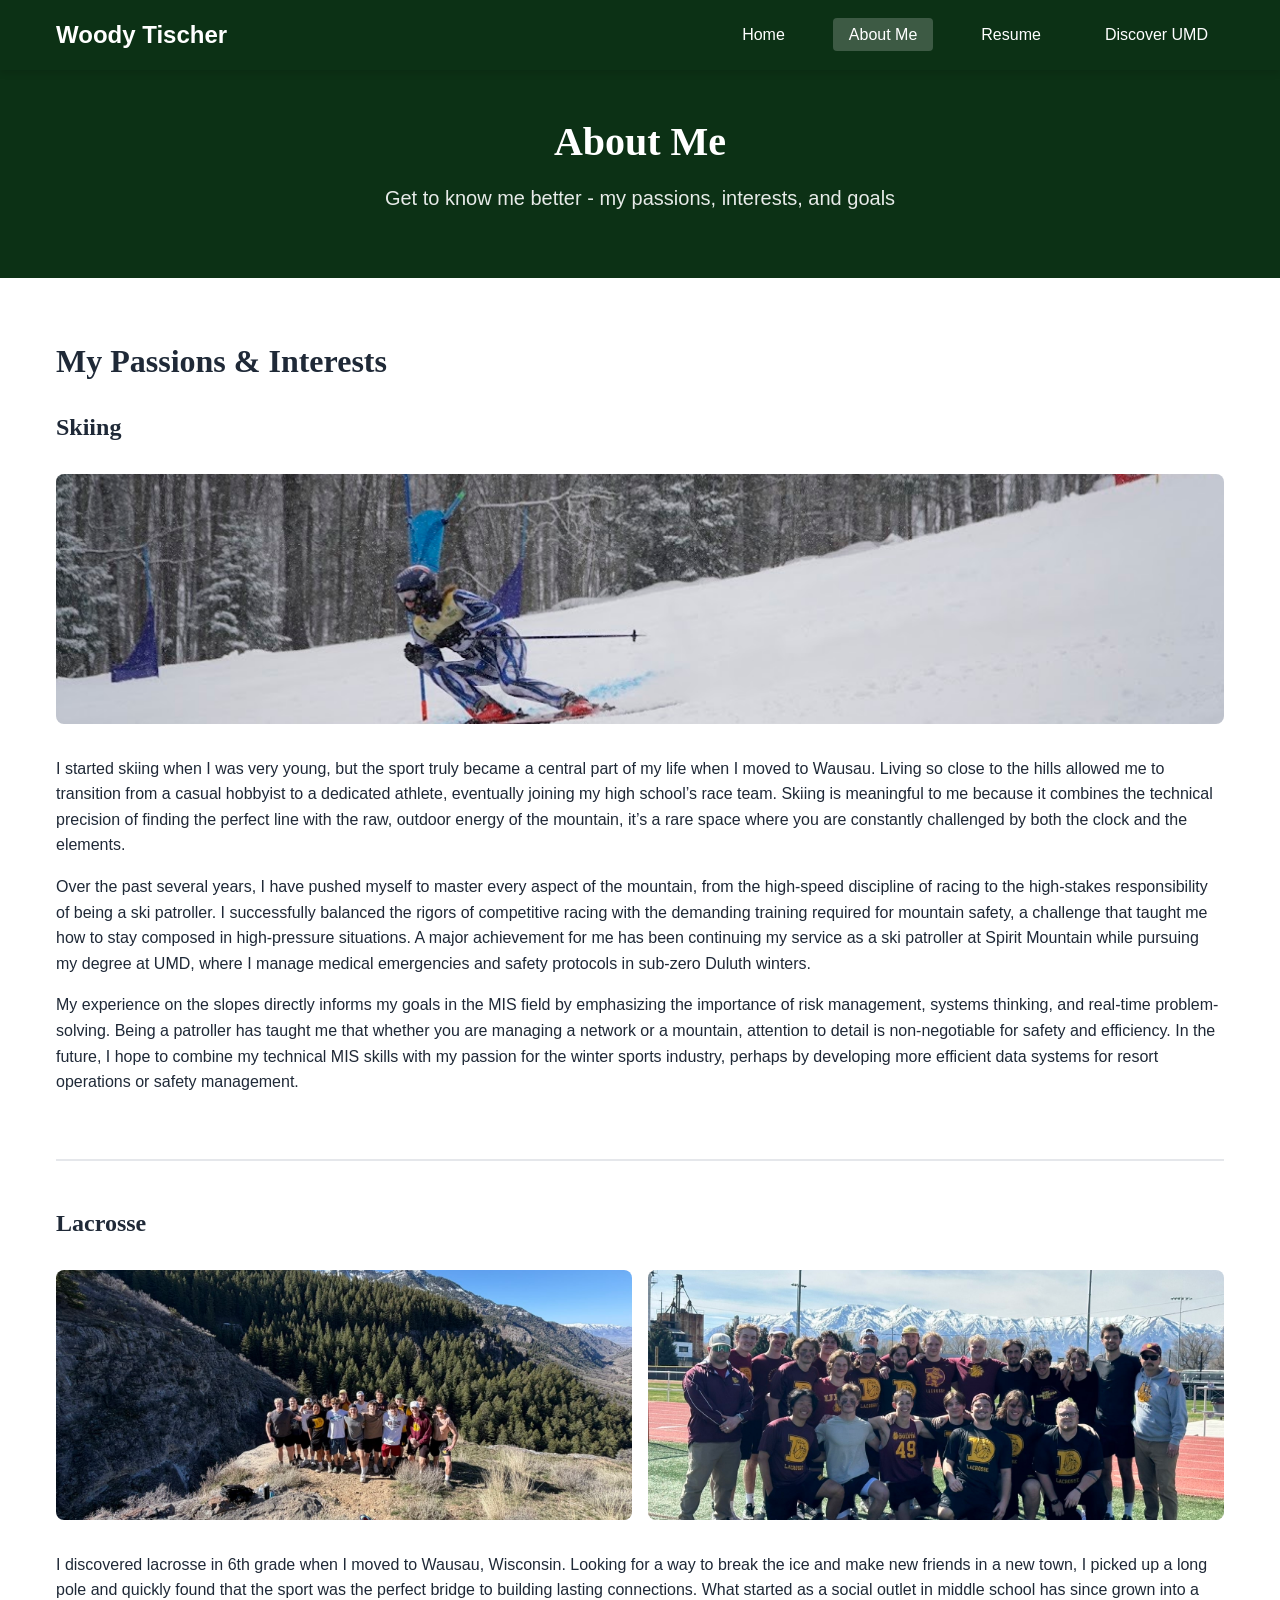
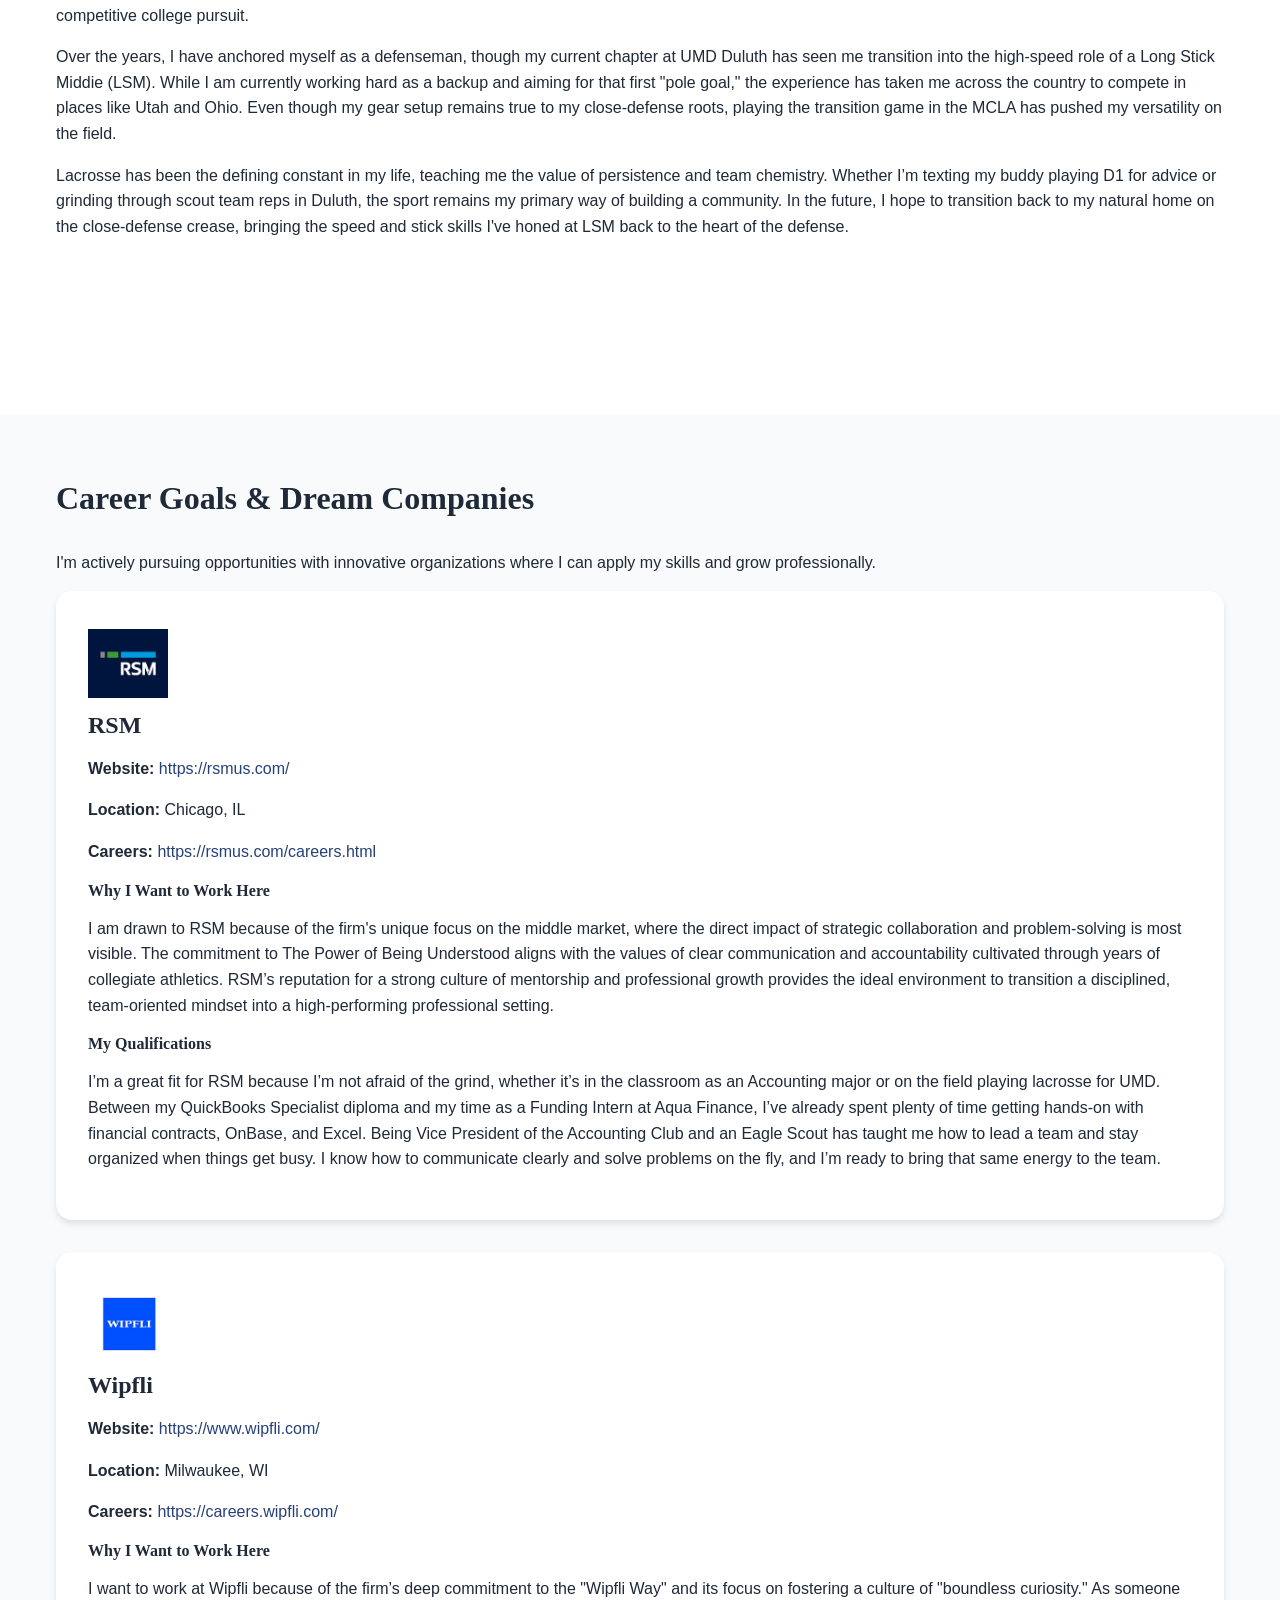
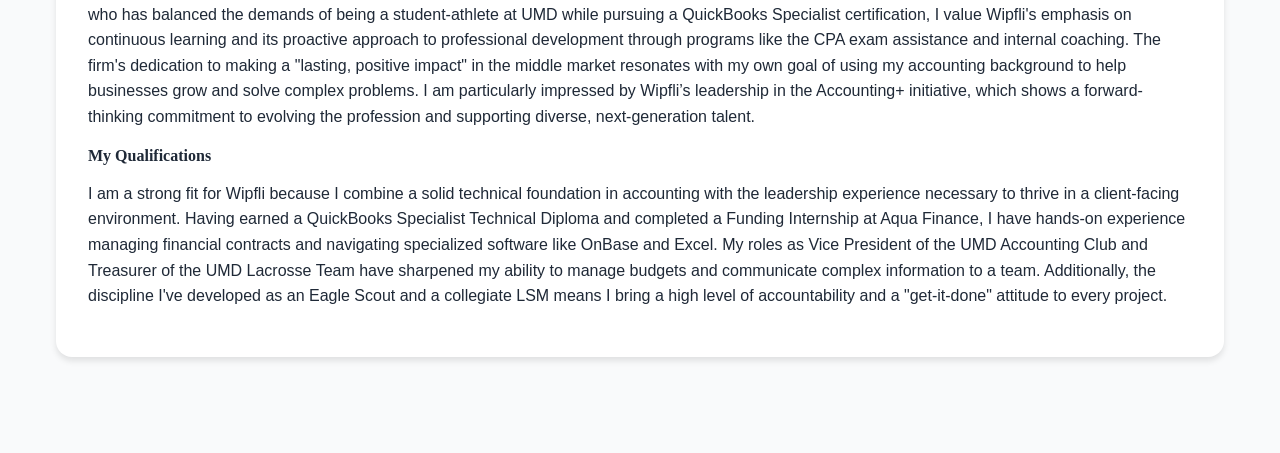
<file: Phase_1_MIS2201_Woody/Phase_1_Student_Template/about.html>
<!DOCTYPE html>
<!-- ==================================================================================
     MIS 2201 PHASE 1: PERSONAL WEBSITE - ABOUT ME PAGE
     ==================================================================================
     
     FILE: about.html (ABOUT ME PAGE)
     DUE: March 20, 2026, 11:00 AM
     POINTS: 6 pts (out of 22 pts for Required Pages Content)
     
     REQUIREMENTS FOR THIS PAGE:
     ✓ Detailed descriptions of your hobbies
     ✓ Minimum of 3 pictures of your interests  
     ✓ Personal stories related to your hobbies
     ✓ TWO companies you want to work for with:
       - Company contact information
       - Why you're interested in them
       - Your qualifications for the role
     
     INSTRUCTIONS:
     1. This page expands on the 2 hobbies you summarized on your Home page
     2. Add detailed stories and at least 3 total images
     3. Research 2 real companies you'd like to work for
     4. Explain WHY you want to work there and what makes YOU qualified
     
     ================================================================================== -->

<html lang="en">

<head>
    <meta charset="UTF-8">
    <meta name="viewport" content="width=device-width, initial-scale=1.0">
    <meta name="description" content="[YOUR NAME] - About Me, hobbies, interests, career goals">

    <!-- ACTION REQUIRED: Replace [YOUR NAME] -->
    <title>Woody Tischer - About Me | Personal Portfolio</title>

    <link rel="stylesheet" href="css/style.css">
</head>

<body>

    <!-- =============================================================================
         NAVIGATION - SAME ON ALL PAGES
         ============================================================================= -->
    <nav class="navbar">
        <div class="container">
            <div class="logo">
                <a href="index.html">Woody Tischer</a>
            </div>
            <ul class="nav-menu">
                <li><a href="index.html">Home</a></li>
                <li><a href="about.html" class="active">About Me</a></li>
                <li><a href="resume.html">Resume</a></li>
                <li><a href="discover-umd.html">Discover UMD</a></li>
            </ul>
            <div class="hamburger">
                <span></span>
                <span></span>
                <span></span>
            </div>
        </div>
    </nav>

    <!-- =============================================================================
         PAGE HEADER
         ============================================================================= -->
    <header class="page-header">
        <div class="container">
            <h1>About Me</h1>
            <p>Get to know me better - my passions, interests, and goals</p>
        </div>
    </header>

    <!-- =============================================================================
         DETAILED HOBBIES SECTION
         =============================================================================
         REQUIRED (Part of 6 pts for About Me Page):
         - Detailed descriptions of your hobbies (expand from Home page)
         - Minimum of 3 pictures of your interests
         - Personal stories related to your hobbies
         
         INSTRUCTIONS:
         - Take the 2 hobbies you mentioned on your Home page
         - Write detailed stories about each (3-5 paragraphs each)
         - Include at least 3 total images (can be 2 for one hobby, 1 for another, etc.)
         - Share personal experiences, what you've learned, future goals
         
         IMAGE REQUIREMENTS:
         - Total: Minimum 3 images across both hobbies
         - File formats: .jpg (photos), .png (transparency if needed)
         - Size: Around 800x600px or larger
         - File size: Under 500KB each
         
         STORY TIPS:
         - How did you get started with this hobby?
         - What do you love most about it?
         - Any achievements or memorable moments?
         - How has it shaped who you are?
         - Future goals related to this hobby?
         ============================================================================= -->
    <section class="hobbies-detailed">
        <div class="container">
            <h2>My Passions & Interests</h2>

            <!-- =================================================================
                 HOBBY #1 DETAILED - ACTION REQUIRED
                 ================================================================= -->
            <div class="hobby-detail">
                <!-- HOBBY NAME -->
                <h3>Skiing</h3>

                <!-- HOBBY IMAGES (Multiple images for one hobby is great!) -->
                <div class="hobby-images">
                    <!-- Image 1 for Hobby #1 -->
                    <img src=images/WoodySkiing1.JPG alt="Woody Ski Racing">
                    <!-- ^^^ REPLACE:
                         - src= with YOUR hobby image filename
                         - alt= with accurate description
                     -->

                    <!-- Image 2 for Hobby #1 (Optional but recommended) -->
                
                </div>

                <!-- DETAILED STORY - ACTION REQUIRED -->
                <div class="hobby-story">
                    <p>
                       I started skiing when I was very young, but the sport truly became a central part of my life when I moved to Wausau. Living so close to the hills allowed me to transition from a casual hobbyist to a dedicated athlete, eventually joining my high school’s race team. Skiing is meaningful to me because it combines the technical precision of finding the perfect line with the raw, outdoor energy of the mountain, it’s a rare space where you are constantly challenged by both the clock and the elements.
                    </p>

                    <p>
                       Over the past several years, I have pushed myself to master every aspect of the mountain, from the high-speed discipline of racing to the high-stakes responsibility of being a ski patroller. I successfully balanced the rigors of competitive racing with the demanding training required for mountain safety, a challenge that taught me how to stay composed in high-pressure situations. A major achievement for me has been continuing my service as a ski patroller at Spirit Mountain while pursuing my degree at UMD, where I manage medical emergencies and safety protocols in sub-zero Duluth winters.
                    </p>

                    <p>
                        My experience on the slopes directly informs my goals in the MIS field by emphasizing the importance of risk management, systems thinking, and real-time problem-solving. Being a patroller has taught me that whether you are managing a network or a mountain, attention to detail is non-negotiable for safety and efficiency. In the future, I hope to combine my technical MIS skills with my passion for the winter sports industry, perhaps by developing more efficient data systems for resort operations or safety management.

                    <!-- EXAMPLE (DELETE and write your own):
                         I discovered photography during a family trip to Glacier National Park when I was 
                         15 years old. My dad handed me his camera to capture a sunset, and I was instantly 
                         hooked. That single moment sparked a passion that has grown into a serious hobby.
                         
                         Over the past four years, I've explored various photography styles, from landscapes 
                         to portraits. I particularly love golden hour photography and have won two local 
                         photography contests. My favorite subjects are Minnesota's lakes and forests during 
                         autumn. I've taught myself advanced techniques using online tutorials and practice.
                         
                         Photography has taught me patience, attention to detail, and creative problem-solving - 
                         skills that translate well into my MIS studies. In the future, I hope to combine my 
                         tech skills with photography by developing apps for photographers or starting a 
                         photography business specializing in corporate headshots.
                     -->
                </div>
            </div>

            <!-- =================================================================
                 HOBBY #2 DETAILED - ACTION REQUIRED
                 ================================================================= -->
            <div class="hobby-detail">
                <h3>Lacrosse</h3>

                <div class="hobby-images">
                    <!-- At minimum, you need 1 more image here to meet the "3 images total" requirement -->
                    <img src=images/Lacrosse1.JPG alt="Lacrosse Team on Hike">
                    <!-- ^^^ REPLACE with YOUR hobby image -->
 <img src=images/Lacrosse2.JPG alt="Lacrosse Team After Game">
                    <!-- Optional: More images for this hobby -->
                    <!-- <img src="images/your-hobby2-image2.jpg" alt="Description"> -->
                </div>

                <div class="hobby-story">
                    <p>
                    
I discovered lacrosse in 6th grade when I moved to Wausau, Wisconsin. Looking for a way to break the ice and make new friends in a new town, I picked up a long pole and quickly found that the sport was the perfect bridge to building lasting connections. What started as a social outlet in middle school has since grown into a competitive college pursuit.
                    </p>

                    <p>
                        Over the years, I have anchored myself as a defenseman, though my current chapter at UMD Duluth has seen me transition into the high-speed role of a Long Stick Middie (LSM). While I am currently working hard as a backup and aiming for that first "pole goal," the experience has taken me across the country to compete in places like Utah and Ohio. Even though my gear setup remains true to my close-defense roots, playing the transition game in the MCLA has pushed my versatility on the field.
                    </p>

                    <p>
                        Lacrosse has been the defining constant in my life, teaching me the value of persistence and team chemistry. Whether I’m texting my buddy playing D1 for advice or grinding through scout team reps in Duluth, the sport remains my primary way of building a community. In the future, I hope to transition back to my natural home on the close-defense crease, bringing the speed and stick skills I've honed at LSM back to the heart of the defense.
                    </p>
                </div>
            </div>

        </div>
    </section>

    <!-- =============================================================================
         CAREER GOALS & TARGET COMPANIES
         =============================================================================
         REQUIRED (Part of 6 pts for About Me Page):
         - TWO companies you want to work for
         - For EACH company, include:
           ✓ Company name and logo
           ✓ Company contact information (website, location, email)
           ✓ Why you're interested in working there
           ✓ Your qualifications for a role at that company
         
         INSTRUCTIONS FOR COMPANY RESEARCH:
         1. Choose 2 REAL companies you'd genuinely like to work for
         2. Research each company thoroughly:
            - Visit their website, careers page
            - Understand their products/services
            - Read their mission statement and values
            - Look up recent news about the company
         3. Be specific about WHY you want to work there (not just "good company")
         4. Identify YOUR specific qualifications (skills, experience, education)
         
         COMPANY LOGO:
         - Download company logo from their website (usually in "Press" or "About" section)
         - File format: .png (usually has transparency) or .jpg
         - Save in images/ folder
         - Name clearly: "company-name-logo.png"
         
         CONTACT INFORMATION TO INCLUDE:
         - Company website URL
         - Headquarters location (city, state)
         - Careers page URL
         - LinkedIn page (optional but professional)
         ============================================================================= -->
    <section class="career-goals">
        <div class="container">
            <h2>Career Goals & Dream Companies</h2>
            <p>I'm actively pursuing opportunities with innovative organizations where I can apply my skills and grow
                professionally.</p>

            <div class="companies-grid">

                <!-- =================================================================
                     COMPANY #1 - ACTION REQUIRED
                     ================================================================= -->
                <div class="company-card">
                    <!-- COMPANY LOGO -->
                    <img src=images/RSMLOGO.png alt="RSM logo" class="company-logo">
                    <!-- ^^^ REPLACE:
                         1. Download company's actual logo
                         2. Save in images/ folder
                         3. Update src= and alt= above
                     -->

                    <!-- COMPANY NAME -->
                    <h3>RSM</h3>
                    <!-- ^^^ REPLACE with actual company name
                         Examples: "Target Corporation", "Google", "3M", "Mayo Clinic", etc.
                     -->

                    <!-- COMPANY CONTACT INFORMATION -->
                    <div class="company-info">
                        <p><strong>Website:</strong> <a href=https://rsmus.com/
                                target="_blank">https://rsmus.com/</a></p>
                        <!-- ^^^ REPLACE with actual website URL -->

                        <p><strong>Location:</strong> Chicago, IL</p>
                        <!-- ^^^ REPLACE with company headquarters location -->

                        <p><strong>Careers:</strong> <a href=https://rsmus.com/careers.html
                                target="_blank">https://rsmus.com/careers.html</a></p>
                        <!-- ^^^ REPLACE with actual careers page URL -->
                    </div>

                    <!-- WHY YOU'RE INTERESTED - ACTION REQUIRED -->
                    <div class="why-interested">
                        <h4>Why I Want to Work Here</h4>
                        <p>
                           
I am drawn to RSM because of the firm's unique focus on the middle market, where the direct impact of strategic collaboration and problem-solving is most visible. The commitment to The Power of Being Understood aligns with the values of clear communication and accountability cultivated through years of collegiate athletics. RSM’s reputation for a strong culture of mentorship and professional growth provides the ideal environment to transition a disciplined, team-oriented mindset into a high-performing professional setting.

                            <!-- EXAMPLE (DELETE and write your own):
                                 I'm drawn to Target's commitment to digital innovation and customer 
                                 experience. Their recent investments in AI-powered supply chain 
                                 management and mobile app development align perfectly with my interest 
                                 in using technology to solve business problems. I also appreciate their 
                                 strong Minneapolis roots and commitment to community development.
                             -->
                        </p>
                    </div>

                    <!-- YOUR QUALIFICATIONS - ACTION REQUIRED -->
                    <div class="qualifications">
                        <h4>My Qualifications</h4>
                        <p>
                            I’m a great fit for RSM because I’m not afraid of the grind, whether it’s in the classroom as an Accounting major or on the field playing lacrosse for UMD. Between my QuickBooks Specialist diploma and my time as a Funding Intern at Aqua Finance, I’ve already spent plenty of time getting hands-on with financial contracts, OnBase, and Excel. Being Vice President of the Accounting Club and an Eagle Scout has taught me how to lead a team and stay organized when things get busy. I know how to communicate clearly and solve problems on the fly, and I’m ready to bring that same energy to the team.

                            <!-- EXAMPLE (DELETE and write your own):
                                 As an MIS major, I'm developing strong skills in web development, 
                                 data analytics, and business process optimization. This website 
                                 showcases my front-end development abilities with HTML, CSS, and 
                                 JavaScript. I've also completed coursework in database management 
                                 and project management, which would be valuable in Target's IT 
                                 department. My previous retail experience has given me insight into 
                                 customer needs and operational challenges from a ground-level perspective.
                             -->
                        </p>
                    </div>
                </div>

                <!-- =================================================================
                     COMPANY #2 - ACTION REQUIRED
                     ================================================================= -->
                <div class="company-card">
                    <img src=images/WIPFLLOGO.png alt="Wipfli logo" class="company-logo">

                    <h3>Wipfli</h3>

                    <div class="company-info">
                        <p><strong>Website:</strong> <a href=https://www.wipfli.com/
                                target="_blank">https://www.wipfli.com/</a></p>
                        <p><strong>Location:</strong> Milwaukee, WI</p>
                        <p><strong>Careers:</strong> <a href=https://careers.wipfli.com/
                                target="_blank">https://careers.wipfli.com/</a></p>
                    </div>

                    <div class="why-interested">
                        <h4>Why I Want to Work Here</h4>
                        <p>
                        
I want to work at Wipfli because of the firm’s deep commitment to the "Wipfli Way" and its focus on fostering a culture of "boundless curiosity." As someone who has balanced the demands of being a student-athlete at UMD while pursuing a QuickBooks Specialist certification, I value Wipfli's emphasis on continuous learning and its proactive approach to professional development through programs like the CPA exam assistance and internal coaching. The firm's dedication to making a "lasting, positive impact" in the middle market resonates with my own goal of using my accounting background to help businesses grow and solve complex problems. I am particularly impressed by Wipfli’s leadership in the Accounting+ initiative, which shows a forward-thinking commitment to evolving the profession and supporting diverse, next-generation talent.
                        </p>
                    </div>

                    <div class="qualifications">
                        <h4>My Qualifications</h4>
                        <p>
                          I am a strong fit for Wipfli because I combine a solid technical foundation in accounting with the leadership experience necessary to thrive in a client-facing environment. Having earned a QuickBooks Specialist Technical Diploma and completed a Funding Internship at Aqua Finance, I have hands-on experience managing financial contracts and navigating specialized software like OnBase and Excel. My roles as Vice President of the UMD Accounting Club and Treasurer of the UMD Lacrosse Team have sharpened my ability to manage budgets and communicate complex information to a team. Additionally, the discipline I've developed as an Eagle Scout and a collegiate LSM means I bring a high level of accountability and a "get-it-done" attitude to every project.
                        </p>
                    </div>
                </div>

            </div>
        </div>
    </section>
</file>
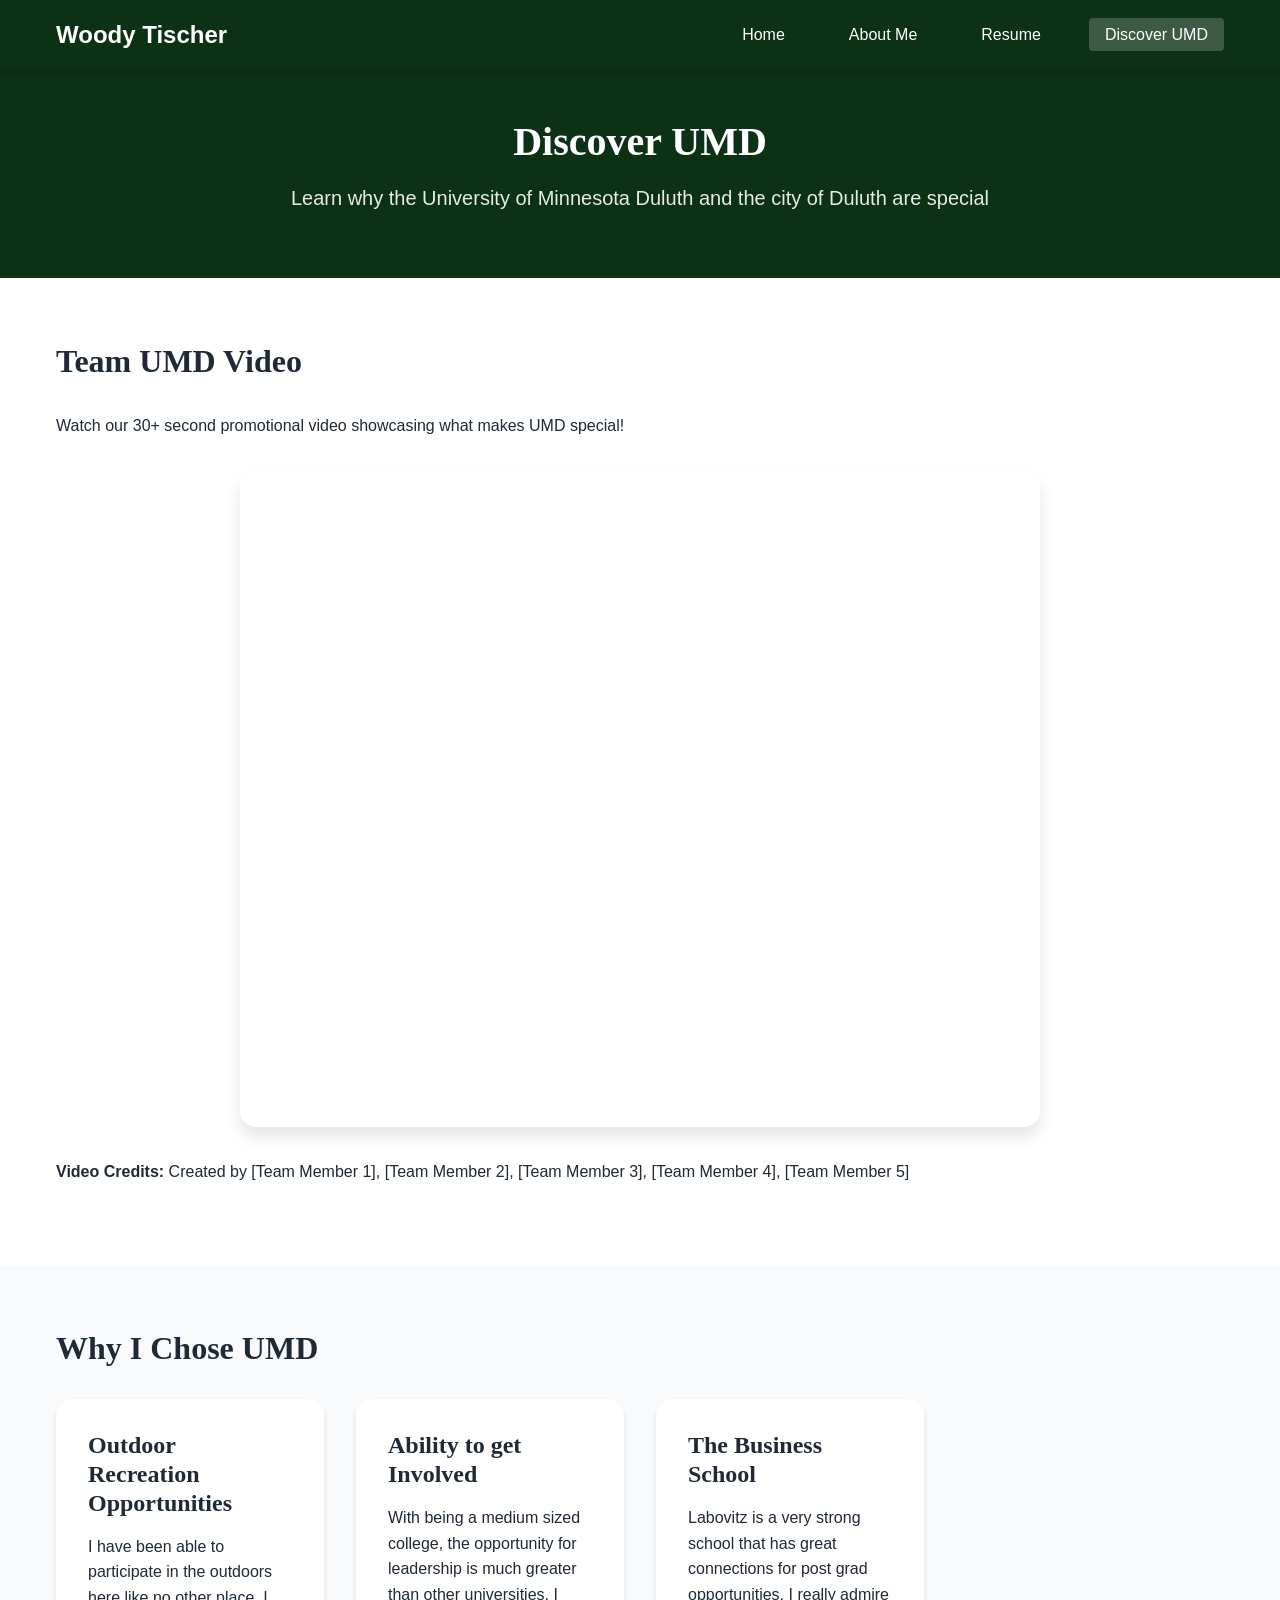
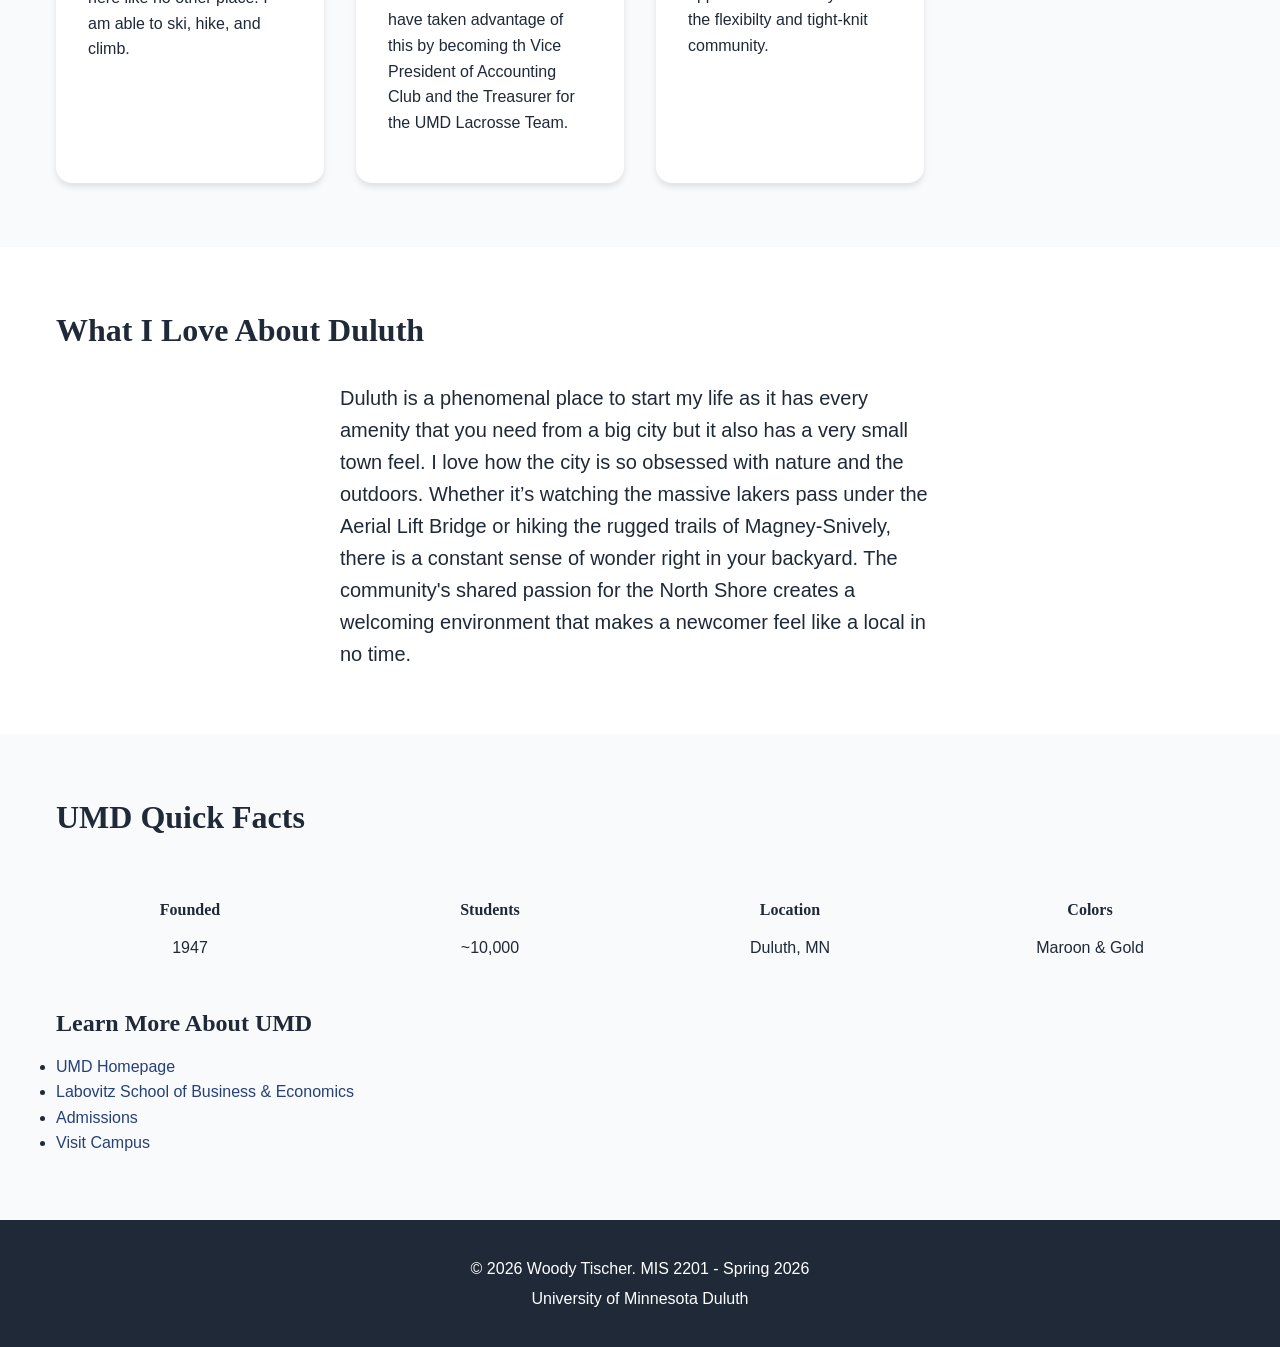
<file: Phase_1_MIS2201_Woody/Phase_1_Student_Template/discover-umd.html>
<!DOCTYPE html>
<!-- ==================================================================================
     MIS 2201 PHASE 1: PERSONAL WEBSITE - DISCOVER UMD PAGE
     ==================================================================================
     
     FILE: discover-umd.html (DISCOVER UMD PAGE)
     DUE: March 20, 2026, 11:00 AM
     POINTS: 5 pts (out of 22 pts for Required Pages Content) + 8 pts for Team Video
     TOTAL IMPACT: 13 pts (5 for page content + 8 for team video!)
     
     REQUIREMENTS FOR THIS PAGE:
     ✓ Why you chose UMD
     ✓ What you like about Duluth
     ✓ Campus highlights and experiences
     ✓ Pictures of campus/Duluth area  
     * EMBEDDED TEAM UMD VIDEO (30+ seconds) -- CRITICAL! Worth 8 pts!
    
     IMPORTANT: TEAM VIDEO
     This page includes your TEAM's 30+ second UMD marketing video.
     - Worth 8 points (largest single component!)
     - Created by your 5-person team
     - ALL team members use the SAME video
     - Must be embedded on this page
     
     ================================================================================== -->

<html lang="en">

<head>
    <meta charset="UTF-8">
    <meta name="viewport" content="width=device-width, initial-scale=1.0">
    <meta name="description" content="Discover UMD - [YOUR NAME]'s experience at University of Minnesota Duluth">

    <title>Woody Tischer - Discover UMD | Personal Portfolio</title>

    <link rel="stylesheet" href="css/style.css">
</head>

<body>

    <!-- NAVIGATION - SAME ON ALL PAGES -->
    <nav class="navbar">
        <div class="container">
            <div class="logo">
                <a href="index.html">Woody Tischer</a>
            </div>
            <ul class="nav-menu">
                <li><a href="index.html">Home</a></li>
                <li><a href="about.html">About Me</a></li>
                <li><a href="resume.html">Resume</a></li>
                <li><a href="discover-umd.html" class="active">Discover UMD</a></li>
            </ul>
            <div class="hamburger">
                <span></span>
                <span></span>
                <span></span>
            </div>
        </div>
    </nav>

    <!-- PAGE HEADER -->
    <header class="page-header">
        <div class="container">
            <h1>Discover UMD</h1>
            <p>Learn why the University of Minnesota Duluth and the city of Duluth are special</p>
        </div>
    </header>

    <!-- =============================================================================
         TEAM UMD MARKETING VIDEO
         =============================================================================
         CRITICAL REQUIREMENT - Worth 8 POINTS! (Largest single component)
         
         TEAM VIDEO REQUIREMENTS:
         ✓ At least 30 seconds in length
         ✓ Created by your 5-person TEAM (same team as Phase 2)
         ✓ Promoted UMD - highlights campus life, academics, student activities, or Duluth
         ✓ ALL team members embed the SAME video on their individual websites
         ✓ Must be embedded on this page (not just linked)
         
         VIDEO CONTENT IDEAS:
         - Campus tour showing iconic buildings and locations
         - Student testimonials about why they love UMD
         - Duluth attractions and scenery
         - Academic programs and opportunities
         - Student life and activities
         - Mix of the above!
         
         PRODUCTION TIPS:
         - Use smartphone camera (quality is fine!)
         - Good lighting (daytime outdoor shots work best)
         - Stable footage (use tripod or steady hands)
         - Clear audio (limit background noise)
         - Simple editing (free tools: iMovie, Windows Video Editor, CapCut)
         - Keep it positive and energetic!
         
         ============================================================================= 
         
         VIDEO EMBEDDING: YOU HAVE 3 OPTIONS
         Choose what works best for your team:
         
         ═══════════════════════════════════════════════════════════════════════════
         OPTION 1: YOUTUBE (MOST RECOMMENDED)
         ═══════════════════════════════════════════════════════════════════════════
         
         PROS:
         ✓ Easiest and most reliable
         ✓ Free, unlimited hosting
         ✓ Works on all devices automatically
         ✓ One team member uploads, everyone uses same link
         ✓ Can be unlisted (only people with link can see it)
         
         CONS:
         ✗ Requires one team member to have/create YouTube account
         ✗ Video is hosted on YouTube platform
         
         FILE FORMATS YouTube accepts:
         - MP4 (most common, highly recommended)
         - MOV (iPhone default)
         - AVI (Windows)
         - WMV (Windows)
         - Many others
         
         UPLOAD STEPS:
         1. Have ONE team member upload video to YouTube
         2. Set visibility to "Unlisted" (recommended) or "Public"
         3. Click "Share" → "Embed" → Copy iframe code
         4. Share the embed code with all team members
         5. Everyone pastes the SAME embed code on their discover-umd.html page
         
         RECOMMENDED VIDEO SETTINGS for upload:
         - Resolution: 1920x1080 (1080p) or 1280x720 (720p)
         - Frame rate: 30fps or 60fps
         - Format: MP4 (H.264 codec)
         - Length: 30 seconds or longer
         - File size: YouTube handles up to 128GB, but yours will be small (under 100MB)
         
         
         ═══════════════════════════════════════════════════════════════════════════
         OPTION 2: VIMEO (PROFESSIONAL ALTERNATIVE)
         ═══════════════════════════════════════════════════════════════════════════
         
         PROS:
         ✓ More professional appearance
         ✓ No ads
         ✓ Cleaner embed player
         ✓ Privacy options (password protect if desired)
         
         CONS:
         ✗ Free tier has weekly upload limits (500MB/week, 5GB total)
         ✗ Slightly more complex than YouTube
         
         FILE FORMATS Vimeo accepts:
         - MP4 (recommended)
         - MOV
         - AVI
         - WMV
         - Many others
         
         UPLOAD STEPS:
         1. Create free Vimeo account
         2. Upload 30+ second video
         3. Get embed code from video page
         4. Share with teammates
         
         
         ═══════════════════════════════════════════════════════════════════════════
         OPTION 3: SELF-HOSTED HTML5 VIDEO (ADVANCED)
         ═══════════════════════════════════════════════════════════════════════════
         
         PROS:
         ✓ Complete control over video
         ✓ No external platform needed
         ✓ Works with GitHub Pages, Netlify, Vercel
         
         CONS:
         ✗ Larger files slow down your website
         ✗ Need to host video file (adds to repository size)
         ✗ Browser compatibility requires multiple formats
         ✗ Each team member needs to host their own copy
         
         RECOMMENDED ONLY IF:
         - Your team is comfortable with file hosting
         - You're using GitHub Pages/Netlify/Vercel
         - File size is under 25MB
         
         FILE FORMATS for HTML5 video:
         - MP4 (H.264 codec) - REQUIRED for Safari and most browsers
         - WebM (VP9 codec) - OPTIONAL but recommended (smaller files, modern browsers)
         
         RECOMMENDED SPECS:
         - Length: 30 seconds or longer
         - Resolution: 1920x1080 (1080p) or 1280x720 (720p)
         - Frame rate: 30fps
         - Bitrate: 5-8 Mbps for 1080p, 2.5-4 Mbps for 720p
         - Codec: H.264 for MP4
         - Target size: Under 25MB if possible
         
         COMPRESSION/CONVERSION TOOLS:
         - HandBrake (free, desktop): handbrake.fr
           - Open video → Format: MP4 → Preset: "Fast 1080p30" → Start
         - FFmpeg (command line, free)
         - Online: CloudConvert.com, FreeConvert.com
         
         CREATING WebM from MP4 (optional but good for file size):
         - HandBrake: Format: WebM → Preset: "Gmail Medium 5 Minutes 720p30"
         - Online converters
         
         HOSTING OPTIONS:
         - GitHub Pages: Works fine, just adds to repo size
         - Netlify/Vercel: Excellent for larger files
         - DO NOT use Dropbox/Google Drive direct links (not reliable)
         
         ============================================================================= -->
    <section class="team-video">
        <div class="container">
            <h2>Team UMD Video</h2>
            <p>Watch our 30+ second promotional video showcasing what makes UMD special!</p>

            <div class="video-container">

                <!-- =====================================================================
                     SAMPLE VIDEO (Replace with YOUR TEAM'S video!)
                     =====================================================================
                     A sample video is included so you can see how it looks.
                     You MUST replace this with YOUR TEAM'S 30+ second UMD video.
                     ALL 5 team members should use the SAME video!
                     
                     You have 3 options for your team video:
                     
                     OPTION 1: YOUTUBE (RECOMMENDED - EASIEST)
                     - ONE team member uploads your 30+ second video to YouTube
                     - Click "Share" > "Embed" > Copy the iframe code
                     - Share embed code with all team members
                     - Replace the <video> tag below with your YouTube iframe
                     - Example:
                       <iframe width="560" height="315" 
                               src="https://www.youtube.com/embed/YOUR_TEAM_VIDEO_ID" 
                               title="Team UMD Marketing Video" frameborder="0"
                               allow="accelerometer; autoplay; clipboard-write; encrypted-media; gyroscope; picture-in-picture; web-share"
                               allowfullscreen>
                       </iframe>
                     
                     OPTION 2: VIMEO
                     - Upload to vimeo.com, get embed code
                     - Replace the <video> tag below with Vimeo iframe
                     
                     OPTION 3: SELF-HOSTED (current setup)
                     - Replace videos/sample-campus.mp4 with YOUR team's video file
                     - Each team member needs their own copy of the file
                     - Provide BOTH MP4 and WebM for best browser compatibility
                     ===================================================================== -->
                        <iframe width="322" height="576" 
                               src="https://youtube.com/embed/8qWAUM07Ei0" 
                               title="Team UMD Marketing Video" frameborder="0"
                               allow="accelerometer; autoplay; clipboard-write; encrypted-media; gyroscope; picture-in-picture; web-share"
                               allowfullscreen>
                       </iframe>
                <!-- ^^^ REPLACE THIS with YOUR TEAM'S 30+ second UMD video -->

                <!-- =====================================================================
                     AUDIO EMBEDDING BONUS EXAMPLES
                     =====================================================================
                     Not required for this project, but here's how to embed audio
                     if you wanted to add music, podcast, or audio narration
                     ===================================================================== -->
                <!--
                AUDIO OPTION 1: HTML5 AUDIO ELEMENT
                <audio controls>
                    <source src="audio/background-music.mp3" type="audio/mpeg">
                    <source src="audio/background-music.ogg" type="audio/ogg">
                    Your browser does not support the audio element.
                </audio>
                
                AUDIO FILE FORMATS:
                - MP3: Most compatible, works in all browsers (recommended)
                - OGG: Smaller file size, works in modern browsers
                - WAV: Uncompressed, large files (avoid for web)
                
                AUDIO ATTRIBUTES:
                - controls: Shows play/pause/volume controls
                - autoplay: Starts playing automatically (annoying, don't use)
                - loop: Repeats when finished
                - muted: Starts muted (use with autoplay)
                
                AUDIO OPTION 2: SoundCloud EMBED
                <iframe width="100%" height="166" scrolling="no" frameborder="no"
                        src="https://w.soundcloud.com/player/?url=YOUR_TRACK_URL">
                </iframe>
                
                AUDIO OPTION 3: Spotify EMBED
                <iframe src="https://open.spotify.com/embed/track/TRACK_ID" 
                        width="300" height="80" frameborder="0" allowtransparency="true">
                </iframe>
                -->

            </div>

            <!-- OPTIONAL: Video Credits/Description -->
            <div class="video-credits">
                <p><strong>Video Credits:</strong> Created by [Team Member 1], [Team Member 2], [Team Member 3], [Team
                    Member 4], [Team Member 5]</p>
                <!-- List all your team members! -->
            </div>
        </div>
    </section>

    <!-- =============================================================================
         WHY I CHOSE UMD
         =============================================================================
         REQUIRED (Part of 5 pts for Discover UMD Page):
         - Explain why you chose to attend UMD
         - Be personal and genuine
         - 3-5 specific reasons
         
         IDEAS TO DISCUSS:
         - Academic programs (LSBE, specific major)
         - Location (Duluth, Lake Superior, outdoor activities)
         - Campus size (smaller, closer community)
         - Affordability/value
         - Distance from home (far enough/close enough)
         - Campus culture and environment
         - Specific opportunities (study abroad, internships, research)
          - Faculty and class sizes
         ============================================================================= -->
    <section class="why-umd">
        <div class="container">
            <h2>Why I Chose UMD</h2>

            <div class="reasons-grid">
                <!-- REASON #1 - ACTION REQUIRED -->
                <div class="reason-card">
                    <h3>Outdoor Recreation Opportunities</h3>
                    <!-- ^^^ Replace with your first reason
                         Examples: "Outstanding MIS Program", "Beautiful Campus Location", 
                                   "Tight-Knit Community", "Outdoor Recreation Opportunities"
                     -->
                    <p>
                        I have been able to participate in the outdoors here like no other place. I am able to ski, hike, and climb.
                    </p>
                </div>

                <!-- REASON #2 - ACTION REQUIRED -->
                <div class="reason-card">
                    <h3>Ability to get Involved</h3>
                    <p>
                        With being a medium sized college, the opportunity for leadership is much greater than other universities. I have taken advantage of this by becoming th Vice President of Accounting Club and the Treasurer for the UMD Lacrosse Team.
                    </p>
                </div>

                <!-- REASON #3 - ACTION REQUIRED -->
                <div class="reason-card">
                    <h3>The Business School</h3>
                    <p>
                        Labovitz is a very strong school that has great connections for post grad opportunities. I really admire the flexibilty and tight-knit community.
                    </p>
                </div>

                <!-- REASON #4 (OPTIONAL) - Add more reasons if you want -->
                
                    </p>
                </div>
            </div>
        </div>
    </section>

    <!-- =============================================================================
         WHAT I LOVE ABOUT DULUTH
         =============================================================================
         REQUIRED (Part of 5 pts for Discover UMD Page):
         - Share what you enjoy about the city of Duluth
         - Highlight local attractions, culture, outdoor activities
         - Make it appealing to prospective students!
         
         DULUTH HIGHLIGHTS TO POTENTIALLY MENTION:
         - Lake Superior and waterfront
         - Aerial Lift Bridge (iconic)
         - Canal Park area
         - Hiking trails (Hawk Ridge, Hartley Nature Center, Superior Hiking Trail)
         - Skiing (Spirit Mountain)
         - Local restaurants and breweries
         - Arts and culture scene
         - Outdoor recreation year-round
         - Small city feel with big city amenities
         - Beautiful scenery and nature access
         ============================================================================= -->
    <section class="love-duluth">
        <div class="container">
            <h2>What I Love About Duluth</h2>
            <p class="intro">
                Duluth is a phenomenal place to start my life as it has every amenity that you need from a big city but it also has a very small town feel. I love how the city is so obsessed with nature and the outdoors. Whether it’s watching the massive lakers pass under the Aerial Lift Bridge or hiking the rugged trails of Magney-Snively, there is a constant sense of wonder right in your backyard. The community's shared passion for the North Shore creates a welcoming environment that makes a newcomer feel like a local in no time.

                <!-- EXAMPLE (DELETE and write your own):
                     Duluth offers the perfect blend of natural beauty and urban amenities. Living just 
                     blocks from Lake Superior means I can study outdoor during nice weather or take a 
                     break with a lakefront walk. The city's vibrant downtown area has great restaurants 
                     and coffee shops perfect for meeting friends or working on group projects. Plus, the 
                     outdoor recreation opportunities - from hiking in summer to skiing in winter - make 
                     Duluth an ideal place for students who love an active lifestyle.
                 -->
            </p>
        </div>
    </section>

    <!-- =============================================================================
         CAMPUS HIGHLIGHTS & IMAGES
         =============================================================================
         REQUIRED (Part of 5 pts for Discover UMD Page):
         - Pictures of campus/Duluth area
         - Campus highlights and experiences
         - Showcase favorite locations, buildings, or spots
         
         IMAGE REQUIREMENTS:
         - Multiple images of campus and/or Duluth
         - FILE FORMATS: .jpg (photos), .png (if needed)
         - SIZE: 800x600px or larger
         - FILE SIZE: Under 500KB each
         
         WHAT TO PHOTOGRAPH:
         Campus:
         - Iconic buildings (Library, Kirby Student Center, LSBE building)
         - Outdoor spaces (green areas, walking paths)
         - Study spots you love
         - Athletic facilities
         - Campus landmarks
         
         Duluth:
         - Lake Superior views
         - Aerial Lift Bridge
         - Canal Park
         - Local favorites (restaurants, parks, trails)
         - Seasonal beauty (fall colors, winter snow)
         
         PHOTOGRAPHY TIPS:
         - Good lighting (golden hour is best: early morning or late afternoon)
         - Clear, focused shots
         - Variety of angles and perspectives
         - Include people for scale and life (with permission)
         ============================================================================= -->

    <!-- =============================================================================
         STUDENT EXPERIENCE NARRATIVE (OPTIONAL but recommended)
         =============================================================================
         Share your personal UMD experience - makes the page more engaging
         ============================================================================= -->
      <!-- =============================================================================
         UMD QUICK FACTS (OPTIONAL)
         =============================================================================
         Provide useful information for prospective students
         ============================================================================= -->
    <section class="umd-facts">
        <div class="container">
            <h2>UMD Quick Facts</h2>
            <div class="facts-grid">
                <div class="fact">
                    <h4>Founded</h4>
                    <p>1947</p>
                </div>
                <div class="fact">
                    <h4>Students</h4>
                    <p>~10,000</p>
                </div>
                <div class="fact">
                    <h4>Location</h4>
                    <p>Duluth, MN</p>
                </div>
                <div class="fact">
                    <h4>Colors</h4>
                    <p>Maroon & Gold</p>
                </div>
            </div>

            <!-- USEFUL LINKS -->
            <div class="umd-links">
                <h3>Learn More About UMD</h3>
                <ul>
                    <li><a href="https://www.d.umn.edu/" target="_blank">UMD Homepage</a></li>
                    <li><a href="https://lsbe.d.umn.edu/" target="_blank">Labovitz School of Business & Economics</a>
                    </li>
                    <li><a href="https://www.d.umn.edu/goto/admissions" target="_blank">Admissions</a></li>
                    <li><a href="https://www.d.umn.edu/goto/visit" target="_blank">Visit Campus</a></li>
                </ul>
            </div>
        </div>
    </section>

    <footer>
        <div class="container">
            <p>&copy; 2026 Woody Tischer. MIS 2201 - Spring 2026</p>
            <p>University of Minnesota Duluth</p>
        </div>
    </footer>

    <script src="js/script.js"></script>

</body>

</html>

<!-- ==================================================================================
     SUBMISSION CHECKLIST FOR discover-umd.html (Discover UMD Page)
     ==================================================================================
     
     Before submitting, verify YOU HAVE:
     
     TEAM VIDEO (8 POINTS - CRITICAL!):
     ✓ 30+ second team UMD marketing video created
     ✓ Video is embedded on this page (not just linked)
     ✓ ALL 5 team members are using the SAME video
     ✓ Video plays correctly when page loads
     ✓ Video promotes UMD effectively
     
     PAGE CONTENT (5 POINTS):
     ✓ Explained why you chose UMD (3-4 specific reasons)
     ✓ Described what you love about Duluth
     ✓ Included multiple pictures of campus/Duluth
     ✓ Highlighted specific campus locations
     ✓ Replaced ALL placeholder text with YOUR content
     ✓ Replaced ALL placeholder images with YOUR photos
     ✓ All images have descriptive alt text
     
     GENERAL:
     ✓ Tested page in browser (desktop and mobile)
     ✓ All navigation links work
     ✓ Video plays on different devices
     ✓ Images load correctly
     ✓ No "localhost" references
     
     GRADING BREAKDOWN:
     - Page Content: 5 points (reasons for UMD, Duluth highlights, campus images)
     - Team Video: 8 points (quality, creativity, integration)
     - TOTAL: 13 points (largest impact of any single page!)
     
     COMMON MISTAKES TO AVOID:
     ✗ Video is not embedded (just linked) - Will lose points!
     ✗ Video is under 30 seconds - Does not meet requirements!
     ✗ Team members using different videos - Should all be the same!
     ✗ Video doesn't play/broken link - Test before submitting!
     ✗ Generic "UMD is great" without specific reasons - Be specific!
     ✗ No campus/Duluth images - Required!
     
     VIDEO FILE FORMAT REMINDER:
     If using YouTube/Vimeo:
     - Upload MP4, MOV, or AVI
     - 30 seconds or longer
     - Good quality (720p or 1080p)
     - Clear audio
     
     If self-hosting:
     - Primary: MP4 (H.264 codec)
     - Optional: WebM for smaller file size
     - Keep under 25MB if possible
     - Test on multiple browsers
     
     ================================================================================== -->
</file>
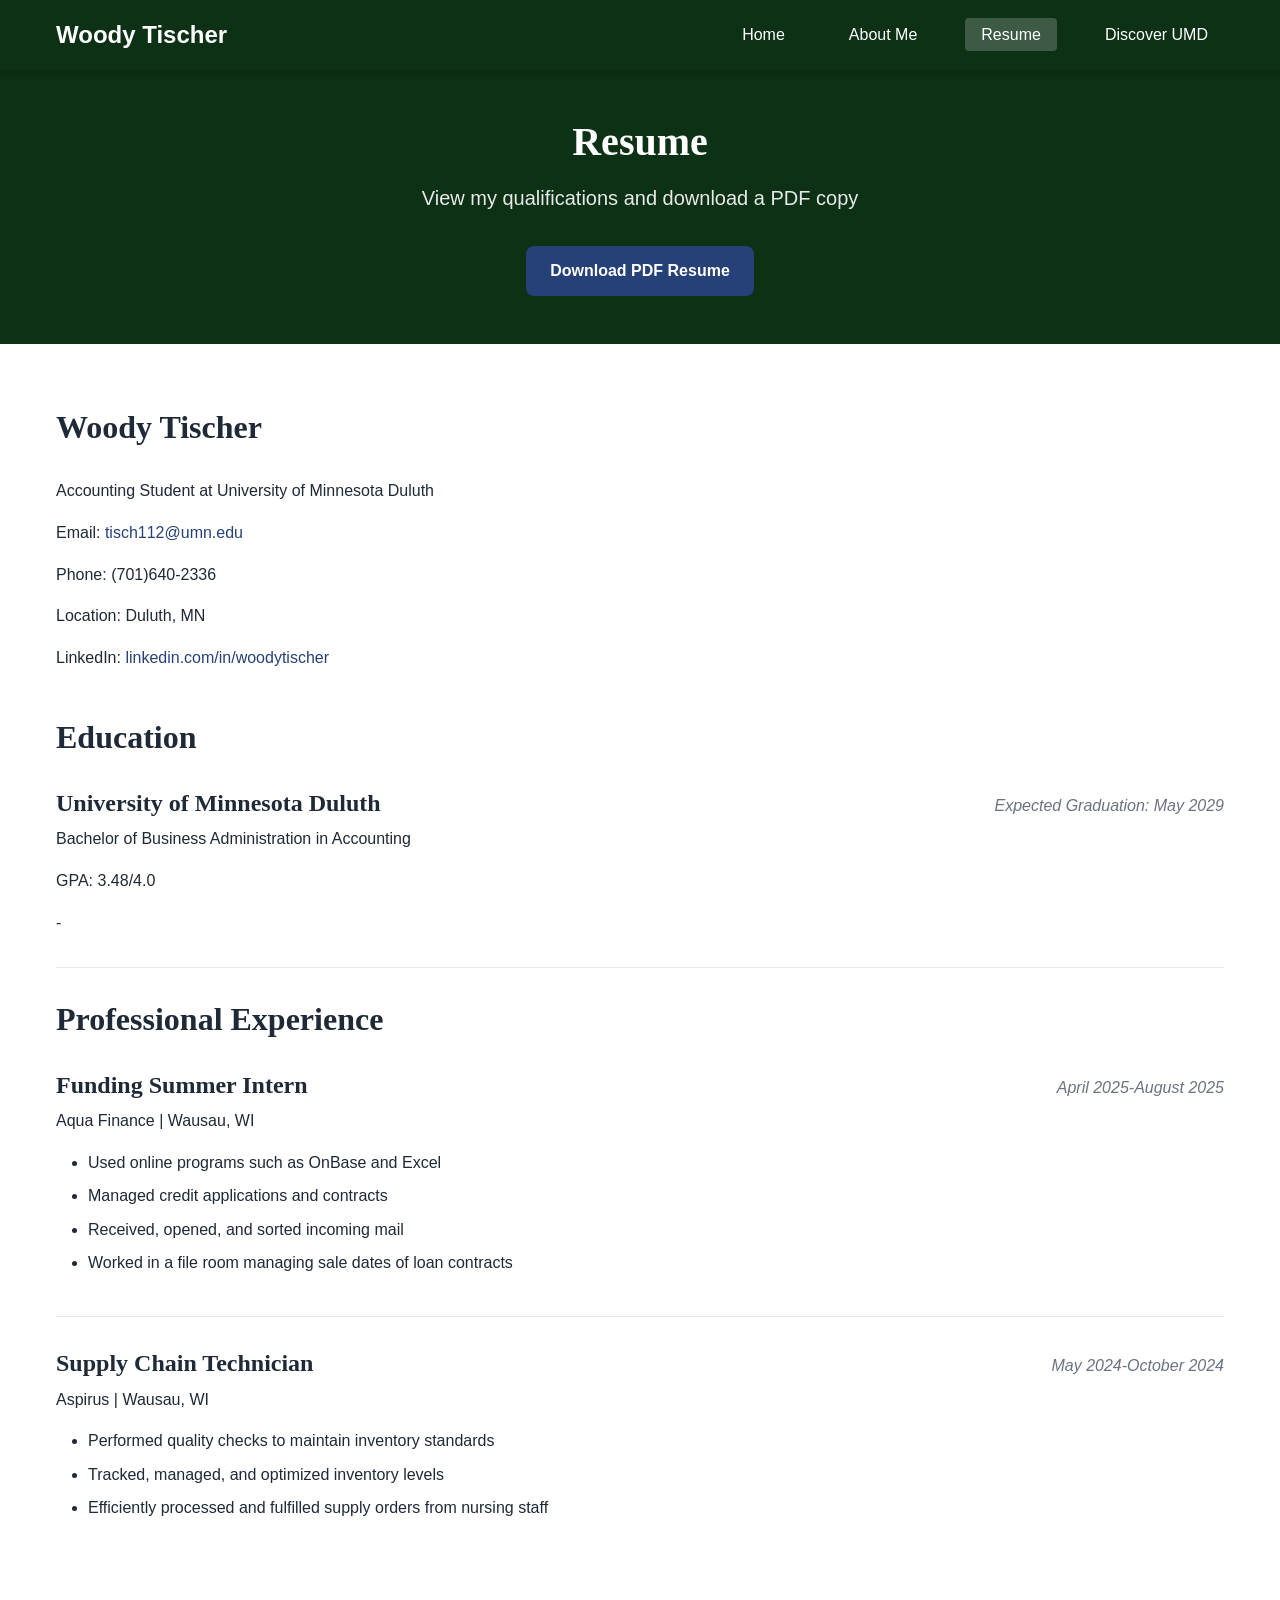
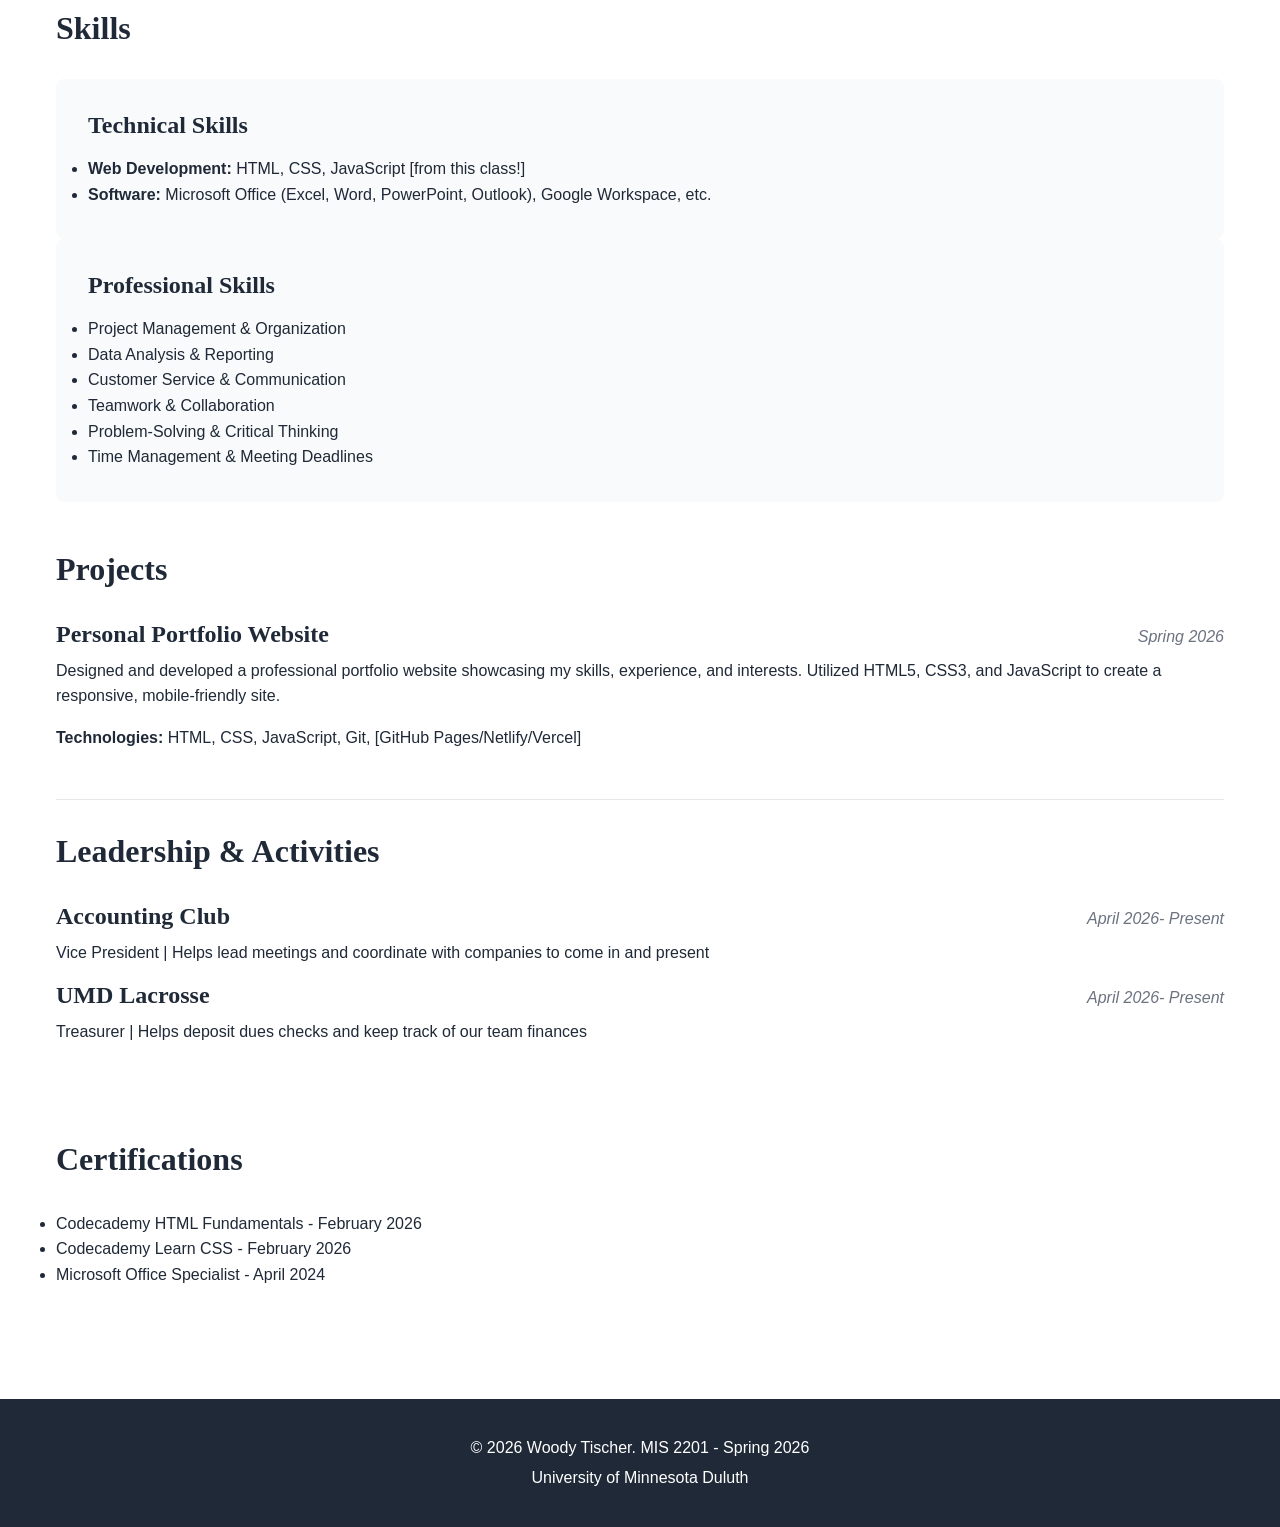
<file: Phase_1_MIS2201_Woody/Phase_1_Student_Template/resume.html>
<!DOCTYPE html>
<!-- ==================================================================================
     MIS 2201 PHASE 1: PERSONAL WEBSITE - RESUME PAGE
     ==================================================================================
     
     FILE: resume.html (RESUME PAGE)
     DUE: March 20, 2026, 11:00 AM
     POINTS: 5 pts (out of 22 pts for Required Pages Content)
     
     REQUIREMENTS FOR THIS PAGE:
     ✓ Web-formatted version of your resume
     ✓ Download button for PDF version
     ✓ Education section
     ✓ Experience section  
     ✓ Skills and achievements
     ✓ Professional formatting
     
     INSTRUCTIONS:
     1. Format your resume for the web (HTML) - NOT just paste a Word document
     2. Create a PDF version of your resume and save it in the assets/ folder
     3. Include all standard resume sections
     4. Keep formatting professional and clean
     
     ================================================================================== -->

<html lang="en">

<head>
    <meta charset="UTF-8">
    <meta name="viewport" content="width=device-width, initial-scale=1.0">
    <meta name="description" content="[YOUR NAME] - Professional Resume">

    <!-- ACTION REQUIRED: Replace [YOUR NAME] -->
    <title>Woody Tischer - Resume | Personal Portfolio</title>

    <link rel="stylesheet" href="css/style.css">
</head>

<body>

    <!-- NAVIGATION - SAME ON ALL PAGES -->
    <nav class="navbar">
        <div class="container">
            <div class="logo">
                <a href="index.html">Woody Tischer</a>
            </div>
            <ul class="nav-menu">
                <li><a href="index.html">Home</a></li>
                <li><a href="about.html">About Me</a></li>
                <li><a href="resume.html" class="active">Resume</a></li>
                <li><a href="discover-umd.html">Discover UMD</a></li>
            </ul>
            <div class="hamburger">
                <span></span>
                <span></span>
                <span></span>
            </div>
        </div>
    </nav>

    <!-- =============================================================================
         RESUME HEADER WITH PDF DOWNLOAD
         =============================================================================
         REQUIRED (Part of 5 pts for Resume Page):
         - Download button for PDF version of resume
         
         PDF CREATION INSTRUCTIONS:
         1. Create your resume in Microsoft Word, Google Docs, or similar
         2. Export/Save as PDF format
         3. Name it professionally: "YourName-Resume.pdf" (e.g., "Sarah-Johnson-Resume.pdf")
         4. Save the PDF file in the assets/ folder
         5. Update the href link below to match your filename
         
         FILE FORMAT:
         - Must be PDF (not .doc, .docx, or other formats)
         - Keep file size under 2MB (compress if needed)
         - Ensure PDF is readable and professional
         
         WHY PDF?
         - Universal format, opens on any device
         - Preserves formatting exactly as you designed it
         - Professional standard for resume submissions
         - Easy for employers to print or save
         ============================================================================= -->
    <header class="page-header resume-header">
        <div class="container">
            <h1>Resume</h1>
            <p>View my qualifications and download a PDF copy</p>

            <!-- PDF DOWNLOAD BUTTON - ACTION REQUIRED -->
            <a href=images/Woody_Tischer_Resume.pdf download class="btn btn-download">
                Download PDF Resume
            </a>
            <!-- ^^^ REPLACE:
                 Change href="assets/sample-resume.pdf" to YOUR PDF filename
                 Example: href="assets/John-Smith-Resume.pdf"
                 
                 The "download" attribute makes it download instead of opening in browser
             -->
        </div>
    </header>

    <!-- =============================================================================
         WEB-FORMATTED RESUME CONTENT
         =============================================================================
         REQUIRED (Part of 5 pts for Resume Page):
         - Web-formatted version (not just an image of your resume)
         - Professional formatting
         - All standard resume sections
         
         IMPORTANT: This is NOT copying/pasting from Word!
         You need to format it properly with HTML semantic elements.
         
         STANDARD RESUME SECTIONS TO INCLUDE:
         ✓ Contact Information
         ✓ Education
         ✓ Work Experience  
         ✓ Skills
         ✓ Projects (optional but recommended)
         ✓ Leadership/Activities (optional)
         ✓ Certifications (if applicable)
         
         TIPS FOR A STRONG RESUME:
         - Use action verbs (Developed, Managed, Created, Analyzed, etc.)
         - Quantify achievements when possible (Increased sales by 20%, Managed team of 5, etc.)
         - Tailor to your target industry/roles
         - Keep it concise - aim for 1 page
         - No typos or grammatical errors!
         ============================================================================= -->
    <section class="resume-content">
        <div class="container">

            <!-- =================================================================
                 CONTACT INFORMATION
                 ================================================================= -->
            <div class="resume-section contact-info">
                <!-- ACTION REQUIRED: Replace with YOUR information -->
                <h2>Woody Tischer</h2>
                <p class="job-title">Accounting Student at University of Minnesota Duluth</p>

                <div class="contact-details">
                    <p>Email: <a href="mailto:your.email@d.umn.edu">tisch112@umn.edu</a></p>
                    <!-- ^^^ REPLACE with your email -->

                    <p>Phone: (701)640-2336</p>
                    <!-- ^^^ REPLACE with your phone number -->

                    <p>Location: Duluth, MN</p>
                    <!-- ^^^ REPLACE with your location (can be general like "Duluth, MN" or "Greater Minneapolis Area") -->

                    <p>LinkedIn: <a href=https://www.linkedin.com/woodytischer
                            target="_blank">linkedin.com/in/woodytischer</a></p>
                    <!-- ^^^ REPLACE with your LinkedIn profile (optional but professional)
                         If you don't have LinkedIn, you can delete this line or add your GitHub instead
                     -->
                </div>
            </div>

            <!-- =================================================================
                 EDUCATION SECTION
                 =================================================================
                 REQUIRED - All students should list their UMD education
                 
                 WHAT TO INCLUDE:
                 - School name (University of Minnesota Duluth)
                 - Degree you're pursuing (Bachelor of Science in [Your Major])
                 - Expected graduation date
                 - GPA (if 3.0 or higher - optional)
                 - Relevant coursework (optional)
                 - Honors/Awards (Dean's List, scholarships, etc.)
                 ================================================================= -->
            <div class="resume-section education">
                <h2>Education</h2>

                <!-- UMD Education - ACTION REQUIRED -->
                <div class="resume-item">
                    <div class="item-header">
                        <h3>University of Minnesota Duluth</h3>
                        <span class="date">Expected Graduation: May 2029</span>
                        <!-- ^^^ REPLACE with your expected graduation date
                             Example: "Expected Graduation: May 2027" or "Expected Graduation: December 2026"
                         -->
                    </div>
                    <p class="degree">Bachelor of Business Administration in Accounting</p>
                    <!-- ^^^ REPLACE with your actual major
                         Examples: "Bachelor of Science in Management Information Systems"
                                   "Bachelor of Business Administration in Finance"
                                   "Bachelor of Science in Marketing"
                     -->

                    <p class="gpa">GPA: 3.48/4.0</p>
                    <!-- ^^^ REPLACE with your GPA (optional - only include if 3.0 or higher)
                         If GPA is below 3.0, you can delete this line - no problem!
                     -->

                    <!-- OPTIONAL: Relevant Coursework -->
                    
                     -

                    <!-- OPTIONAL: Honors and Awards -->
                    
                <!-- OPTIONAL: Previous Education (High School, Community College, etc.) -->
                <!-- Typically you don't need to list high school once in college, but you can if space permits -->
                <!--
                <div class="resume-item">
                    <div class="item-header">
                        <h3>[Previous School Name]</h3>
                        <span class="date">[Graduation Date]</span>
                    </div>
                    <p>[Degree/Diploma], [Additional Details]</p>
                </div>
                -->
            </div>

            <!-- =================================================================
                 WORK EXPERIENCE SECTION
                 =================================================================
                 REQUIRED - List your work experience (jobs, internships)
                 
                 DON'T HAVE MUCH EXPERIENCE YET? That's okay!
                 - Include part-time jobs (retail, food service, etc.)
                 - Include internships (even unpaid)
                 - Include volunteer work
                 - Focus on transferable skills
                 
                 FORMAT FOR EACH JOB:
                 - Job Title
                 - Company Name
                 - Dates (Month Year - Month Year)
                 - 3-5 bullet points describing responsibilities and achievements
                 
                 WRITING GOOD BULLET POINTS:
                 - Start with action verbs (Managed, Developed, Assisted, Created, Analyzed)
                 - Quantify when possible (numbers, percentages, amounts)
                 - Focus on results and achievements, not just duties
                 - Relate to skills employers want
                 
                 EXAMPLES:
                 ✓ GOOD: "Increased customer satisfaction scores by 15% through improved service protocols"
                 ✗ BAD: "Helped customers"
                 ✓ GOOD: "Managed inventory system tracking 500+ products valued at $50,000"
                 ✗ BAD: "Did inventory"
                 ================================================================= -->
            <div class="resume-section experience">
                <h2>Professional Experience</h2>

                <!-- JOB #1 - ACTION REQUIRED -->
                <div class="resume-item">
                    <div class="item-header">
                        <h3>Funding Summer Intern</h3>
                        <span class="date">April 2025-August 2025</span>
                        <!-- ^^^ REPLACE with dates. Use "Present" if you still work there.
                             Example: "June 2023 - Present" or "May 2022 - August 2023"
                         -->
                    </div>
                    <p class="company">Aqua Finance | Wausau, WI</p>
                    <!-- ^^^ REPLACE with company name and location -->

                    <ul class="responsibilities">
                        <li>Used online programs such as OnBase and Excel</li>
                        <!-- ^^^ REPLACE with YOUR accomplishments
                             Example: "Managed daily operations of retail store serving 200+ customers per day"
                         -->
                        <li>Managed credit applications and contracts</li>
                        <li>Received, opened, and sorted incoming mail</li>
                        <li>Worked in a file room managing sale dates of loan contracts</li>
                    
                        <!-- TIP: 3-5 bullet points per job is ideal -->
                    </ul>
                </div>

                <!-- JOB #2 (if applicable) - ACTION REQUIRED -->
                <div class="resume-item">
                    <div class="item-header">
                        <h3>Supply Chain Technician</h3>
                        <span class="date">May 2024-October 2024</span>
                    </div>
                    <p class="company">Aspirus | Wausau, WI</p>
                    <ul class="responsibilities">
                        <li>Performed quality checks to maintain inventory standards </li>
                        <li>Tracked, managed, and optimized inventory levels </li>
                        <li>Efficiently processed and fulfilled supply orders from nursing staff</li>
                    </ul>
                </div>

                <!-- ADD MORE JOBS AS NEEDED - Copy/paste the above structure -->

                <!-- IF YOU DON'T HAVE WORK EXPERIENCE YET:
                     Replace "Professional Experience" with "Experience" and include:
                     - Volunteer work
                     - School projects
                     - Leadership roles in clubs/organizations
                     - Personal projects
                     Example: "Class Project Manager - MIS 2201 Semester Project"
                 -->
            </div>

            <!-- =================================================================
                 SKILLS SECTION
                 =================================================================
                 REQUIRED - Showcase your technical and professional skills
                 
                 GROUP YOUR SKILLS BY CATEGORY:
                 - Technical Skills (software, programming languages, tools)
                 - Business Skills (project management, data analysis, etc.)
                 - Soft Skills (communication, teamwork, problem-solving)
                 
                 BE HONEST - Only list skills you actually have!
                 Employers may test you on these in interviews.
                 
                 RELEVANT SKILLS FOR MIS STUDENTS:
                 - From this class: HTML, CSS, JavaScript
                 - Other coursework: SQL, Excel, PowerPoint, Word
                 - Software: Microsoft Office, Google Workspace
                 - Analytics: Data visualization, report writing
                 - Soft skills: Communication, teamwork, time management
                 ================================================================= -->
            <div class="resume-section skills">
                <h2>Skills</h2>

                <!-- TECHNICAL SKILLS - ACTION REQUIRED -->
                <div class="skill-category">
                    <h3>Technical Skills</h3>
                    <ul>
                        <li><strong>Web Development:</strong> HTML, CSS, JavaScript [from this class!]</li>
                        <!-- ^^^ You learned these in MIS 2201 - definitely include! -->

                    

                        <li><strong>Software:</strong> Microsoft Office (Excel, Word, PowerPoint, Outlook), Google
                            Workspace, etc.</li>
                        <!-- ^^^ REPLACE with software you're proficient in -->

            
                    </ul>
                </div>

                <!-- BUSINESS/PROFESSIONAL SKILLS - ACTION REQUIRED -->
                <div class="skill-category">
                    <h3>Professional Skills</h3>
                    <ul>
                        <li>Project Management & Organization</li>
                        <li>Data Analysis & Reporting</li>
                        <li>Customer Service & Communication</li>
                        <li>Teamwork & Collaboration</li>
                        <li>Problem-Solving & Critical Thinking</li>
                        <li>Time Management & Meeting Deadlines</li>
                        <!-- ^^^ REPLACE/MODIFY based on YOUR strengths
                             These are examples - pick the ones that truly represent you
                         -->
                    </ul>
                </div>
            </div>

            <!-- =================================================================
                 PROJECTS SECTION (OPTIONAL but highly recommended!)
                 =================================================================
                 Including projects shows initiative and practical application of skills
                 
                 WHAT TO INCLUDE:
                 - This website you're building!
                 - Class projects that demonstrate skills
                 - Personal projects
                 - Hackathon projects
                 - Open source contributions
                 
                 FOR EACH PROJECT:
                 - Project name
                 - Brief description (1-2 sentences)
                 - Technologies used
                 - Outcome/result (optional: link to live project)
                 ================================================================= -->
            <div class="resume-section projects">
                <h2>Projects</h2>

                <!-- THIS WEBSITE - Definitely include it! -->
                <div class="resume-item">
                    <div class="item-header">
                        <h3>Personal Portfolio Website</h3>
                        <span class="date">Spring 2026</span>
                    </div>
                    <p>Designed and developed a professional portfolio website showcasing my skills, experience, and
                        interests.
                        Utilized HTML5, CSS3, and JavaScript to create a responsive, mobile-friendly site.</p>
                    <p><strong>Technologies:</strong> HTML, CSS, JavaScript, Git, [GitHub Pages/Netlify/Vercel]</p>
                    <!-- ^^^ You can customize this, but definitely include this project! It's proof of your work. -->
                </div>

          
            <!-- =================================================================
                 LEADERSHIP & ACTIVITIES (OPTIONAL)
                 =================================================================
                 Shows you're well-rounded and engaged
                 Include: clubs, student organizations, volunteer work, athletics
                 ================================================================= -->
            <div class="resume-section activities">
                <h2>Leadership & Activities</h2>

                <div class="resume-item">
                    <div class="item-header">
                        <h3>Accounting Club</h3>
                        <span class="date">April 2026- Present</span>
                    </div>
                    <p>Vice President | Helps lead meetings and coordinate with companies to come in and present</p>
                    <div class="item-header">
                        <h3>UMD Lacrosse</h3>
                        <span class="date">April 2026- Present</span>
                    </div>
                    <p>Treasurer | Helps deposit dues checks and keep track of our team finances</p>
                </div>

                <!-- EXAMPLES:
                     - "LSBE Student Association - Member, Fall 2024-Present"
                     - "Campus Volunteer Program - Volunteer Tutor, Spring 2025"
                     - "Intramural Basketball - Team Captain, 2024-2025"
                     
                     Delete this entire section if you don't have activities yet - that's okay!
                 -->
            </div>

            <!-- =================================================================
                 CERTIFICATIONS (OPTIONAL)
                 =================================================================
                 Include professional certifications, licenses, online course completions
                 
                 EXAMPLES:
                 - Codecademy HTML & CSS Certifications (from this class!)
                 - Google Analytics Certification
                 - Microsoft Office Specialist
                 - First Aid/CPR (if relevant to target jobs)
                 ================================================================= -->
            <div class="resume-section certifications">
                <h2>Certifications</h2>
                <ul>
                    <li>Codecademy HTML Fundamentals - February 2026</li>
                    <li>Codecademy Learn CSS - February 2026</li>
                    <!-- ^^^ You completed these for this class - include them! -->

                    <li>Microsoft Office Specialist - April 2024</li>
                    <!-- ^^^ Add any other certifications or delete if none -->
                </ul>
                <!-- Delete entire section if you don't have certifications other than Codecademy -->
            </div>

        </div>
    </section>

    <footer>
        <div class="container">
            <p>&copy; 2026 Woody Tischer. MIS 2201 - Spring 2026</p>
            <p>University of Minnesota Duluth</p>
        </div>
    </footer>

    <script src="js/script.js"></script>

</body>

</html>

<!-- ==================================================================================
     SUBMISSION CHECKLIST FOR resume.html (Resume Page)
     ==================================================================================
     
     Before submitting, verify YOU HAVE:
     ✓ Created a PDF version of your resume and saved it in assets/ folder
     ✓ Updated PDF download button with correct filename
     ✓ Filled in ALL resume sections with YOUR information
     ✓ Contact information (email, phone, LinkedIn)
     ✓ Education section (UMD degree, expected graduation, GPA if 3.0+)
     ✓ Work experience (at least one job/internship/volunteer role)
     ✓ Skills section (technical and professional)
     ✓ Included this website project in Projects section
     ✓ Used action verbs and quantified achievements
     ✓ Proofread for typos and grammar errors
     ✓ Professional formatting maintained
     ✓ Tested PDF download button works
     ✓ Page looks good on desktop and mobile
     
     GRADING: This page is worth 5 points out of 22 total for Required Pages
     
     RESUME TIPS:
     - Keep resume to ONE PAGE (employers spend 6-10 seconds scanning resumes)
     - Use consistent formatting (same font sizes, spacing, bullet styles)
     - Focus on achievements and results, not just job duties
     - Tailor your resume to your target industry/roles
     - No personal information (age, marital status, photo on resume itself)
     - Save your PDF with a professional name: "FirstName-LastName-Resume.pdf"
     
     PDF FILE CHECK:
     ✓ File is actually PDF format (not .doc or .docx)
     ✓ File size is under 2MB
     ✓ PDF is readable and properly formatted
     ✓ PDF saved in assets/ folder
     ✓ Filename is professional (FirstName-LastName-Resume.pdf)
     
     ================================================================================== -->
</file>
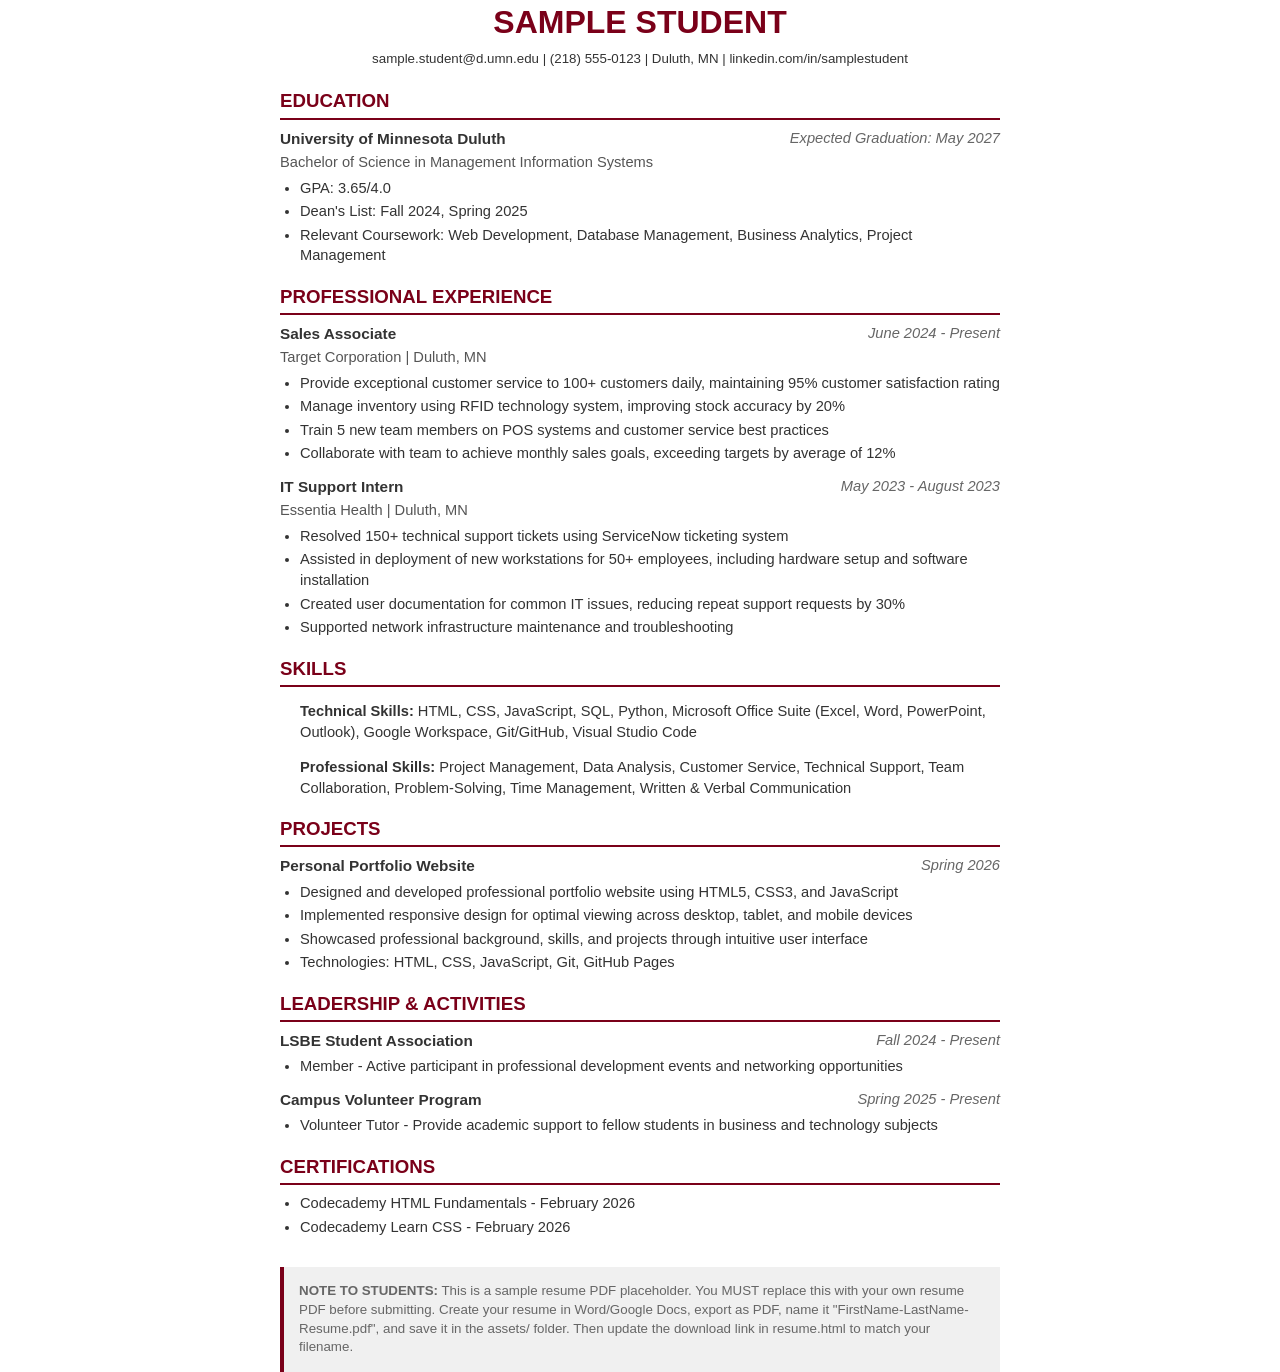
<file: Phase_1_MIS2201_Woody/Phase_1_Student_Template/assets/temp-resume.html>
<!DOCTYPE html>
<html>

<head>
    <meta charset="UTF-8">
    <title>Sample Student Resume</title>
    <style>
        @page {
            size: letter;
            margin: 0.5in;
        }

        body {
            font-family: 'Arial', sans-serif;
            font-size: 11pt;
            line-height: 1.4;
            color: #333;
            max-width: 7.5in;
            margin: 0 auto;
        }

        h1 {
            text-align: center;
            font-size: 24pt;
            margin: 0 0 5px 0;
            color: #7a0019;
        }

        .contact {
            text-align: center;
            margin-bottom: 20px;
            font-size: 10pt;
        }

        .contact a {
            color: #333;
            text-decoration: none;
        }

        h2 {
            font-size: 14pt;
            border-bottom: 2px solid #7a0019;
            padding-bottom: 3px;
            margin-top: 18px;
            margin-bottom: 8px;
            color: #7a0019;
        }

        .job-header {
            display: flex;
            justify-content: space-between;
            margin-bottom: 3px;
        }

        .job-title {
            font-weight: bold;
            font-size: 11.5pt;
        }

        .date {
            font-style: italic;
            color: #666;
        }

        .company {
            margin-bottom: 5px;
            color: #555;
        }

        ul {
            margin: 5px 0 12px 20px;
            padding: 0;
        }

        li {
            margin-bottom: 3px;
        }

        .skills-grid {
            margin-left: 20px;
        }

        .note {
            margin-top: 30px;
            padding: 15px;
            background-color: #f0f0f0;
            border-left: 4px solid #7a0019;
            font-size: 10pt;
            color: #666;
        }
    </style>
</head>

<body>
    <h1>SAMPLE STUDENT</h1>
    <div class="contact">
        sample.student@d.umn.edu | (218) 555-0123 | Duluth, MN |
        <a href="https://linkedin.com/in/samplestudent">linkedin.com/in/samplestudent</a>
    </div>

    <h2>EDUCATION</h2>
    <div class="job-header">
        <span class="job-title">University of Minnesota Duluth</span>
        <span class="date">Expected Graduation: May 2027</span>
    </div>
    <div class="company">Bachelor of Science in Management Information Systems</div>
    <ul>
        <li>GPA: 3.65/4.0</li>
        <li>Dean's List: Fall 2024, Spring 2025</li>
        <li>Relevant Coursework: Web Development, Database Management, Business Analytics, Project Management</li>
    </ul>

    <h2>PROFESSIONAL EXPERIENCE</h2>
    <div class="job-header">
        <span class="job-title">Sales Associate</span>
        <span class="date">June 2024 - Present</span>
    </div>
    <div class="company">Target Corporation | Duluth, MN</div>
    <ul>
        <li>Provide exceptional customer service to 100+ customers daily, maintaining 95% customer satisfaction rating
        </li>
        <li>Manage inventory using RFID technology system, improving stock accuracy by 20%</li>
        <li>Train 5 new team members on POS systems and customer service best practices</li>
        <li>Collaborate with team to achieve monthly sales goals, exceeding targets by average of 12%</li>
    </ul>

    <div class="job-header">
        <span class="job-title">IT Support Intern</span>
        <span class="date">May 2023 - August 2023</span>
    </div>
    <div class="company">Essentia Health | Duluth, MN</div>
    <ul>
        <li>Resolved 150+ technical support tickets using ServiceNow ticketing system</li>
        <li>Assisted in deployment of new workstations for 50+ employees, including hardware setup and software
            installation</li>
        <li>Created user documentation for common IT issues, reducing repeat support requests by 30%</li>
        <li>Supported network infrastructure maintenance and troubleshooting</li>
    </ul>

    <h2>SKILLS</h2>
    <div class="skills-grid">
        <p><strong>Technical Skills:</strong> HTML, CSS, JavaScript, SQL, Python, Microsoft Office Suite (Excel, Word,
            PowerPoint, Outlook), Google Workspace, Git/GitHub, Visual Studio Code</p>
        <p><strong>Professional Skills:</strong> Project Management, Data Analysis, Customer Service, Technical Support,
            Team Collaboration, Problem-Solving, Time Management, Written & Verbal Communication</p>
    </div>

    <h2>PROJECTS</h2>
    <div class="job-header">
        <span class="job-title">Personal Portfolio Website</span>
        <span class="date">Spring 2026</span>
    </div>
    <ul>
        <li>Designed and developed professional portfolio website using HTML5, CSS3, and JavaScript</li>
        <li>Implemented responsive design for optimal viewing across desktop, tablet, and mobile devices</li>
        <li>Showcased professional background, skills, and projects through intuitive user interface</li>
        <li>Technologies: HTML, CSS, JavaScript, Git, GitHub Pages</li>
    </ul>

    <h2>LEADERSHIP & ACTIVITIES</h2>
    <div class="job-header">
        <span class="job-title">LSBE Student Association</span>
        <span class="date">Fall 2024 - Present</span>
    </div>
    <ul>
        <li>Member - Active participant in professional development events and networking opportunities</li>
    </ul>

    <div class="job-header">
        <span class="job-title">Campus Volunteer Program</span>
        <span class="date">Spring 2025 - Present</span>
    </div>
    <ul>
        <li>Volunteer Tutor - Provide academic support to fellow students in business and technology subjects</li>
    </ul>

    <h2>CERTIFICATIONS</h2>
    <ul>
        <li>Codecademy HTML Fundamentals - February 2026</li>
        <li>Codecademy Learn CSS - February 2026</li>
    </ul>

    <div class="note">
        <strong>NOTE TO STUDENTS:</strong> This is a sample resume PDF placeholder. You MUST replace this with your own
        resume PDF before submitting. Create your resume in Word/Google Docs, export as PDF, name it
        "FirstName-LastName-Resume.pdf", and save it in the assets/ folder. Then update the download link in resume.html
        to match your filename.
    </div>
</body>

</html>
</file>
<file: Phase_1_MIS2201_Woody/Phase_1_Student_Template/css/style.css>
/* ==================================================================================
   MIS 2201 PHASE 1: PERSONAL WEBSITE STYLESHEET
   ==================================================================================
   
   FILE: style.css
   PURPOSE: Main stylesheet for your personal portfolio website
   
   WHAT THIS FILE DOES:
   - Controls all visual styling (colors, fonts, layouts, spacing)
   - Makes your website responsive (looks good on phones, tablets, desktops)
   - Creates animations and interactive effects
   - Ensures consistent design across all pages
   
   ================================================================================== 
   
   CSS BASICS FOR STUDENTS
   ==================================================================================
   
   CSS (Cascading Style Sheets) controls how your HTML looks. It uses "selectors"
   to target HTML elements and apply styles to them.
   
   ANATOMY OF A CSS RULE:
   ```
   selector {
       property: value;
       another-property: another-value;
   }
   ```
   
   EXAMPLE:
   ```
   h1 {
       color: red;
       font-size: 24px;
   }
   ```
   This makes all <h1> headings red and 24 pixels tall.
   
   ================================================================================== 
   
   CUSTOMIZING THIS STYLESHEET
   ==================================================================================
   
   YOU DON'T NEED TO MODIFY THIS FILE TO COMPLETE THE PROJECT!
   
   However, if you want to customize your website's appearance, here are the
   easiest ways to do it:
   
   1. CHANGE COLORS (See CSS Variables section below)
      - Scroll down to :root { } section
      - Change the color values
      - Example: Change --primary-color from #7a0019 to #ff0000 for red
   
   2. CHANGE FONTS
      - Find the --font-primary and --font-heading variables
      - Replace with different font families
      - Example: --font-primary: 'Arial', sans-serif;
   
   3. ADJUST SPACING
      - Modify the --spacing variables to make things closer or further apart
   
   4. CHANGE BORDER RADIUS
      - Adjust --radius variables to make corners more or less rounded
   
   Make changes carefully and test in your browser after each change!
   
   ================================================================================== 
   
   CSS VARIABLES (Custom Properties)
   ==================================================================================
   
   CSS Variables let you define values once and reuse them throughout the file.
   This makes it easy to change colors, fonts, or spacing in one place.
   
   HOW TO USE:
   - Define: --variable-name: value; (in :root)
   - Use: var(--variable-name) anywhere in the file
   
   EXAMPLE:
   ```
   :root {
       --my-color: blue;
   }
   
   h1 {
       color: var(--my-color);  (h1 will be blue)
   }
   ```
   
   TIP: Change the values below to customize your entire website's look!

==================================================================================*/

/* ===== CSS VARIABLES ===== */
:root {
    /* Colors - Customize these! */
    --primary-color: #0c3115;
    /* UMD Maroon */
    --secondary-color: #d6ff33;
    /* UMD Gold */
    --accent-color: #264078;
    /* Blue accent */
    --text-primary: #1f2937;
    /* Dark gray */
    --text-secondary: #6b7280;
    /* Medium gray */
    --background: #ffffff;
    /* White */
    --background-light: #f9fafb;
    /* Light gray */
    --border-color: #e5e7eb;
    /* Border gray */

    /* Fonts */
    --font-primary: 'Segoe UI', Tahoma, Geneva, Verdana, sans-serif;
    --font-heading: 'Georgia', serif;

    /* Spacing */
    --spacing-xs: 0.5rem;
    --spacing-sm: 1rem;
    --spacing-md: 2rem;
    --spacing-lg: 3rem;
    --spacing-xl: 4rem;

    /* Border Radius */
    --radius-sm: 0.25rem;
    --radius-md: 0.5rem;
    --radius-lg: 1rem;

    /* Shadows */
    --shadow-sm: 0 1px 2px rgba(0, 0, 0, 0.05);
    --shadow-md: 0 4px 6px rgba(0, 0, 0, 0.1);
    --shadow-lg: 0 10px 15px rgba(0, 0, 0, 0.1);
}

/* ===== RESET & BASE STYLES ===== */
* {
    margin: 0;
    padding: 0;
    box-sizing: border-box;
}

html {
    scroll-behavior: smooth;
}

body {
    font-family: var(--font-primary);
    color: var(--text-primary);
    line-height: 1.6;
    background-color: var(--background);
}

.container {
    max-width: 1200px;
    margin: 0 auto;
    padding: 0 var(--spacing-sm);
}

/* ===== TYPOGRAPHY ===== */
h1,
h2,
h3,
h4,
h5,
h6 {
    font-family: var(--font-heading);
    line-height: 1.2;
    margin-bottom: var(--spacing-sm);
    color: var(--text-primary);
}

h1 {
    font-size: 2.5rem;
}

h2 {
    font-size: 2rem;
    margin-bottom: var(--spacing-md);
}

h3 {
    font-size: 1.5rem;
}

p {
    margin-bottom: var(--spacing-sm);
}

a {
    color: var(--accent-color);
    text-decoration: none;
    transition: color 0.3s ease;
}

a:hover {
    color: var(--primary-color);
    text-decoration: underline;
}

/* ===== NAVIGATION ===== */
.navbar {
    background-color: var(--primary-color);
    color: white;
    padding: var(--spacing-sm) 0;
    box-shadow: var(--shadow-md);
    position: sticky;
    top: 0;
    z-index: 1000;
}

.navbar .container {
    display: flex;
    justify-content: space-between;
    align-items: center;
}

.logo a {
    color: white;
    font-size: 1.5rem;
    font-weight: bold;
    text-decoration: none;
}

.nav-menu {
    display: flex;
    list-style: none;
    gap: var(--spacing-md);
}

.nav-menu a {
    color: white;
    padding: 0.5rem 1rem;
    border-radius: var(--radius-sm);
    transition: background-color 0.3s ease;
}

.nav-menu a:hover,
.nav-menu a.active {
    background-color: rgba(255, 255, 255, 0.2);
    text-decoration: none;
}

/* Hamburger Menu (Mobile) */
.hamburger {
    display: none;
    flex-direction: column;
    cursor: pointer;
    gap: 4px;
}

.hamburger span {
    width: 25px;
    height: 3px;
    background-color: white;
    transition: 0.3s;
}

/* ===== HERO SECTION ===== */
.hero {
    background: linear-gradient(135deg, var(--primary-color) 0%, var(--accent-color) 100%);
    color: white;
    padding: var(--spacing-xl) 0;
    text-align: center;
}

.hero-content {
    max-width: 800px;
    margin: 0 auto;
}

.headshot {
    width: 200px;
    height: 200px;
    border-radius: 50%;
    object-fit: cover;
    border: 5px solid white;
    box-shadow: var(--shadow-lg);
    margin-bottom: var(--spacing-md);
}

.hero h1 {
    color: white;
    margin-bottom: var(--spacing-sm);
}

.intro {
    font-size: 1.25rem;
    max-width: 600px;
    margin: 0 auto;
}

/* ===== SECTIONS ===== */
section {
    padding: var(--spacing-xl) 0;
}

section:nth-child(even) {
    background-color: var(--background-light);
}

.page-header {
    background-color: var(--primary-color);
    color: white;
    padding: var(--spacing-lg) 0;
    text-align: center;
}

.page-header h1 {
    color: white;
}

.page-header p {
    font-size: 1.25rem;
    opacity: 0.9;
}

/* ===== BUTTONS ===== */
.btn {
    display: inline-block;
    padding: 0.75rem 1.5rem;
    border-radius: var(--radius-md);
    font-weight: bold;
    text-decoration: none;
    transition: all 0.3s ease;
    cursor: pointer;
    border: none;
}

.btn-primary {
    background-color: var(--primary-color);
    color: white;
}

.btn-primary:hover {
    background-color: #5a0013;
    text-decoration: none;
    transform: translateY(-2px);
    box-shadow: var(--shadow-lg);
}

.btn-secondary {
    background-color: var(--secondary-color);
    color: var(--text-primary);
}

.btn-secondary:hover {
    background-color: #e6b800;
    text-decoration: none;
    transform: translateY(-2px);
}

.btn-download {
    background-color: var(--accent-color);
    color: white;
    margin-top: var(--spacing-sm);
}

.btn-download:hover {
    background-color: #1d4ed8;
    text-decoration: none;
}

/* ===== GRIDS ===== */
.hobby-grid,
.highlights-grid,
.reasons-grid,
.facts-grid,
.skills-grid {
    display: grid;
    grid-template-columns: repeat(auto-fit, minmax(250px, 1fr));
    gap: var(--spacing-md);
    margin-top: var(--spacing-md);
}

/* ===== CARDS ===== */
.hobby-card,
.reason-card,
.highlight-item,
.highlight-card,
.company-card {
    background: white;
    padding: var(--spacing-md);
    border-radius: var(--radius-lg);
    box-shadow: var(--shadow-md);
    transition: transform 0.3s ease, box-shadow 0.3s ease;
}

.hobby-card:hover,
.reason-card:hover,
.highlight-item:hover,
.highlight-card:hover {
    transform: translateY(-5px);
    box-shadow: var(--shadow-lg);
}

.hobby-card img {
    width: 100%;
    height: 400px;
    object-fit: cover;
    border-radius: var(--radius-md);
    margin-bottom: var(--spacing-sm);
}

.highlight-item img,
.highlight-card img {
    width: 100%;
    height: auto;
    border-radius: var(--radius-md);
    margin-bottom: var(--spacing-sm);
}

.reason-card .icon {
    font-size: 3rem;
    margin-bottom: var(--spacing-sm);
}

/* ===== VIDEO CONTAINERS ===== */
.video-container {
    position: relative;
    padding-bottom: 56.25%;
    /* 16:9 Aspect Ratio */
    height: 0;
    overflow: hidden;
    max-width: 800px;
    margin: var(--spacing-md) auto;
    border-radius: var(--radius-lg);
    box-shadow: var(--shadow-lg);
}

.video-container iframe,
.video-container video {
    position: absolute;
    top: 0;
    left: 0;
    width: 100%;
    height: 100%;
}

/* ===== RESUME SPECIFIC ===== */
.resume-section {
    margin-bottom: var(--spacing-lg);
}

.resume-item {
    margin-bottom: var(--spacing-md);
    padding-bottom: var(--spacing-md);
    border-bottom: 1px solid var(--border-color);
}

.resume-item:last-child {
    border-bottom: none;
}

.item-header {
    display: flex;
    justify-content: space-between;
    align-items: baseline;
    margin-bottom: var(--spacing-xs);
}

.item-header h3 {
    margin-bottom: 0;
}

.date {
    color: var(--text-secondary);
    font-style: italic;
}

.institution {
    color: var(--text-secondary);
    margin-bottom: var(--spacing-sm);
}

.resume-item ul {
    margin-left: var(--spacing-md);
}

.resume-item li {
    margin-bottom: var(--spacing-xs);
}

.skill-category {
    background: var(--background-light);
    padding: var(--spacing-md);
    border-radius: var(--radius-md);
}

/* ===== COMPANIES (About Page) ===== */
.company-card {
    margin-bottom: var(--spacing-md);
}

.company-header {
    display: flex;
    align-items: center;
    gap: var(--spacing-sm);
    margin-bottom: var(--spacing-md);
}

.company-logo {
    width: 80px;
    height: 80px;
    object-fit: contain;
}

.company-details h4 {
    margin-top: var(--spacing-md);
    color: var(--primary-color);
}

.company-details ul {
    margin-left: var(--spacing-md);
}

/* ===== HOBBY DETAILS (About Page) ===== */
.hobby-detail {
    margin-bottom: var(--spacing-lg);
    padding-bottom: var(--spacing-lg);
    border-bottom: 2px solid var(--border-color);
}

.hobby-detail:last-child {
    border-bottom: none;
}

.hobby-images {
    display: grid;
    grid-template-columns: repeat(auto-fit, minmax(250px, 1fr));
    gap: var(--spacing-sm);
    margin: var(--spacing-md) 0;
}

.hobby-images img {
    width: 100%;
    height: 250px;
    object-fit: cover;
    border-radius: var(--radius-md);
}

/* ===== UMD FACTS ===== */
.facts-grid {
    text-align: center;
}

.fact {
    padding: var(--spacing-md);
}

.fact-number {
    font-size: 2.5rem;
    font-weight: bold;
    color: var(--primary-color);
}

.fact-label {
    color: var(--text-secondary);
    font-size: 0.9rem;
}

/* ===== CTA SECTION ===== */
.cta {
    text-align: center;
    padding: var(--spacing-xl) 0;
    background: linear-gradient(135deg, var(--primary-color) 0%, var(--accent-color) 100%);
    color: white;
}

.cta h2,
.cta p {
    color: white;
}

.cta-buttons {
    display: flex;
    gap: var(--spacing-sm);
    justify-content: center;
    margin-top: var(--spacing-md);
}

/* ===== FOOTER ===== */
footer {
    background-color: var(--text-primary);
    color: white;
    text-align: center;
    padding: var(--spacing-md) 0;
}

footer p {
    margin: 0.25rem 0;
}

/* ===== RESPONSIVE DESIGN ===== */
@media (max-width: 768px) {

    /* Mobile navigation */
    .nav-menu {
        position: fixed;
        left: -100%;
        top: 60px;
        flex-direction: column;
        background-color: var(--primary-color);
        width: 100%;
        text-align: center;
        transition: 0.3s;
        box-shadow: var(--shadow-lg);
        padding: var(--spacing-md) 0;
    }

    .nav-menu.active {
        left: 0;
    }

    .hamburger {
        display: flex;
    }

    /* Typography adjustments */
    h1 {
        font-size: 2rem;
    }

    h2 {
        font-size: 1.75rem;
    }

    /* Grid adjustments */
    .hobby-grid,
    .highlights-grid,
    .reasons-grid {
        grid-template-columns: 1fr;
    }

    /* Header adjustments */
    .item-header {
        flex-direction: column;
        align-items: flex-start;
    }

    /* CTA buttons */
    .cta-buttons {
        flex-direction: column;
        align-items: center;
    }

    .btn {
        width: 80%;
    }
}

/* ===== UTILITY CLASSES ===== */
.text-center {
    text-align: center;
}

.mt-1 {
    margin-top: var(--spacing-sm);
}

.mt-2 {
    margin-top: var(--spacing-md);
}

.mt-3 {
    margin-top: var(--spacing-lg);
}

.mb-1 {
    margin-bottom: var(--spacing-sm);
}

.mb-2 {
    margin-bottom: var(--spacing-md);
}

.mb-3 {
    margin-bottom: var(--spacing-lg);
}

/* ===== ANIMATIONS ===== */
@keyframes fadeIn {
    from {
        opacity: 0;
        transform: translateY(20px);
    }

    to {
        opacity: 1;
        transform: translateY(0);
    }
}

.fade-in {
    animation: fadeIn 0.6s ease-out;
}
</file>
